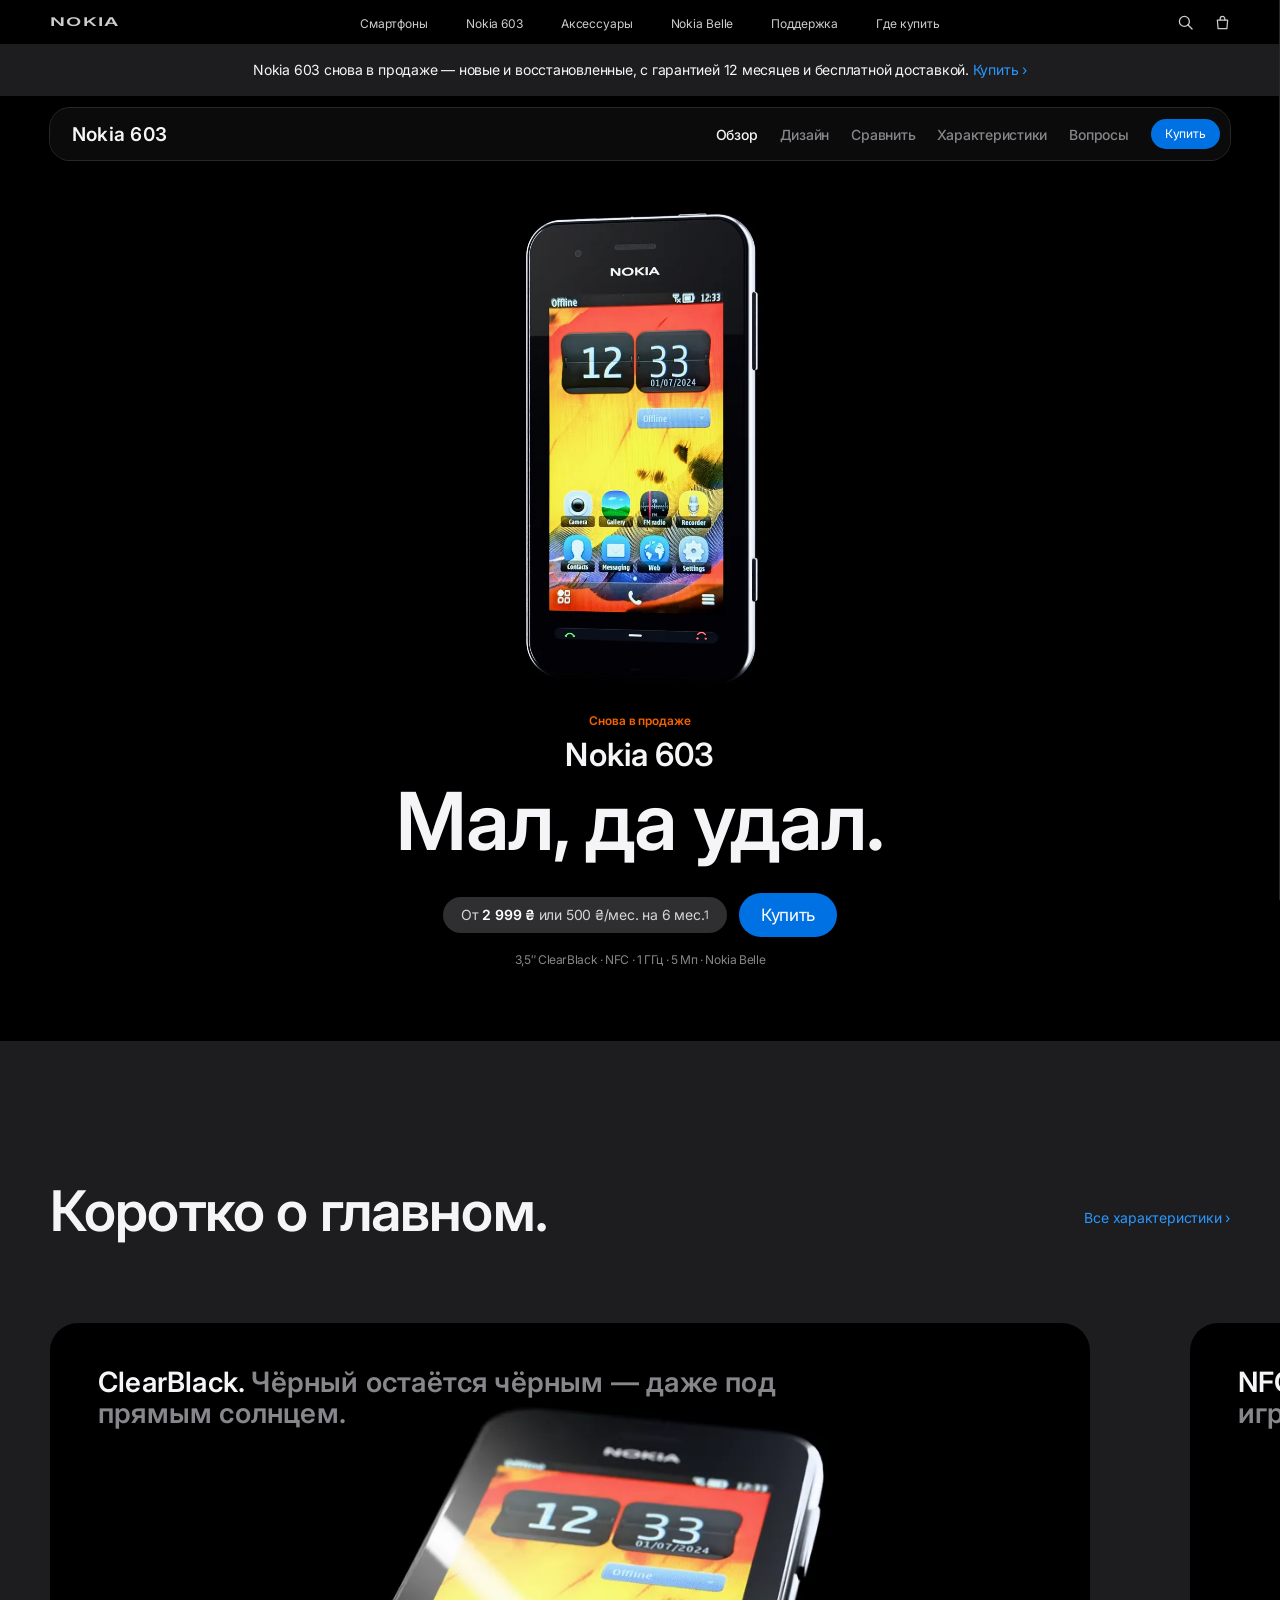
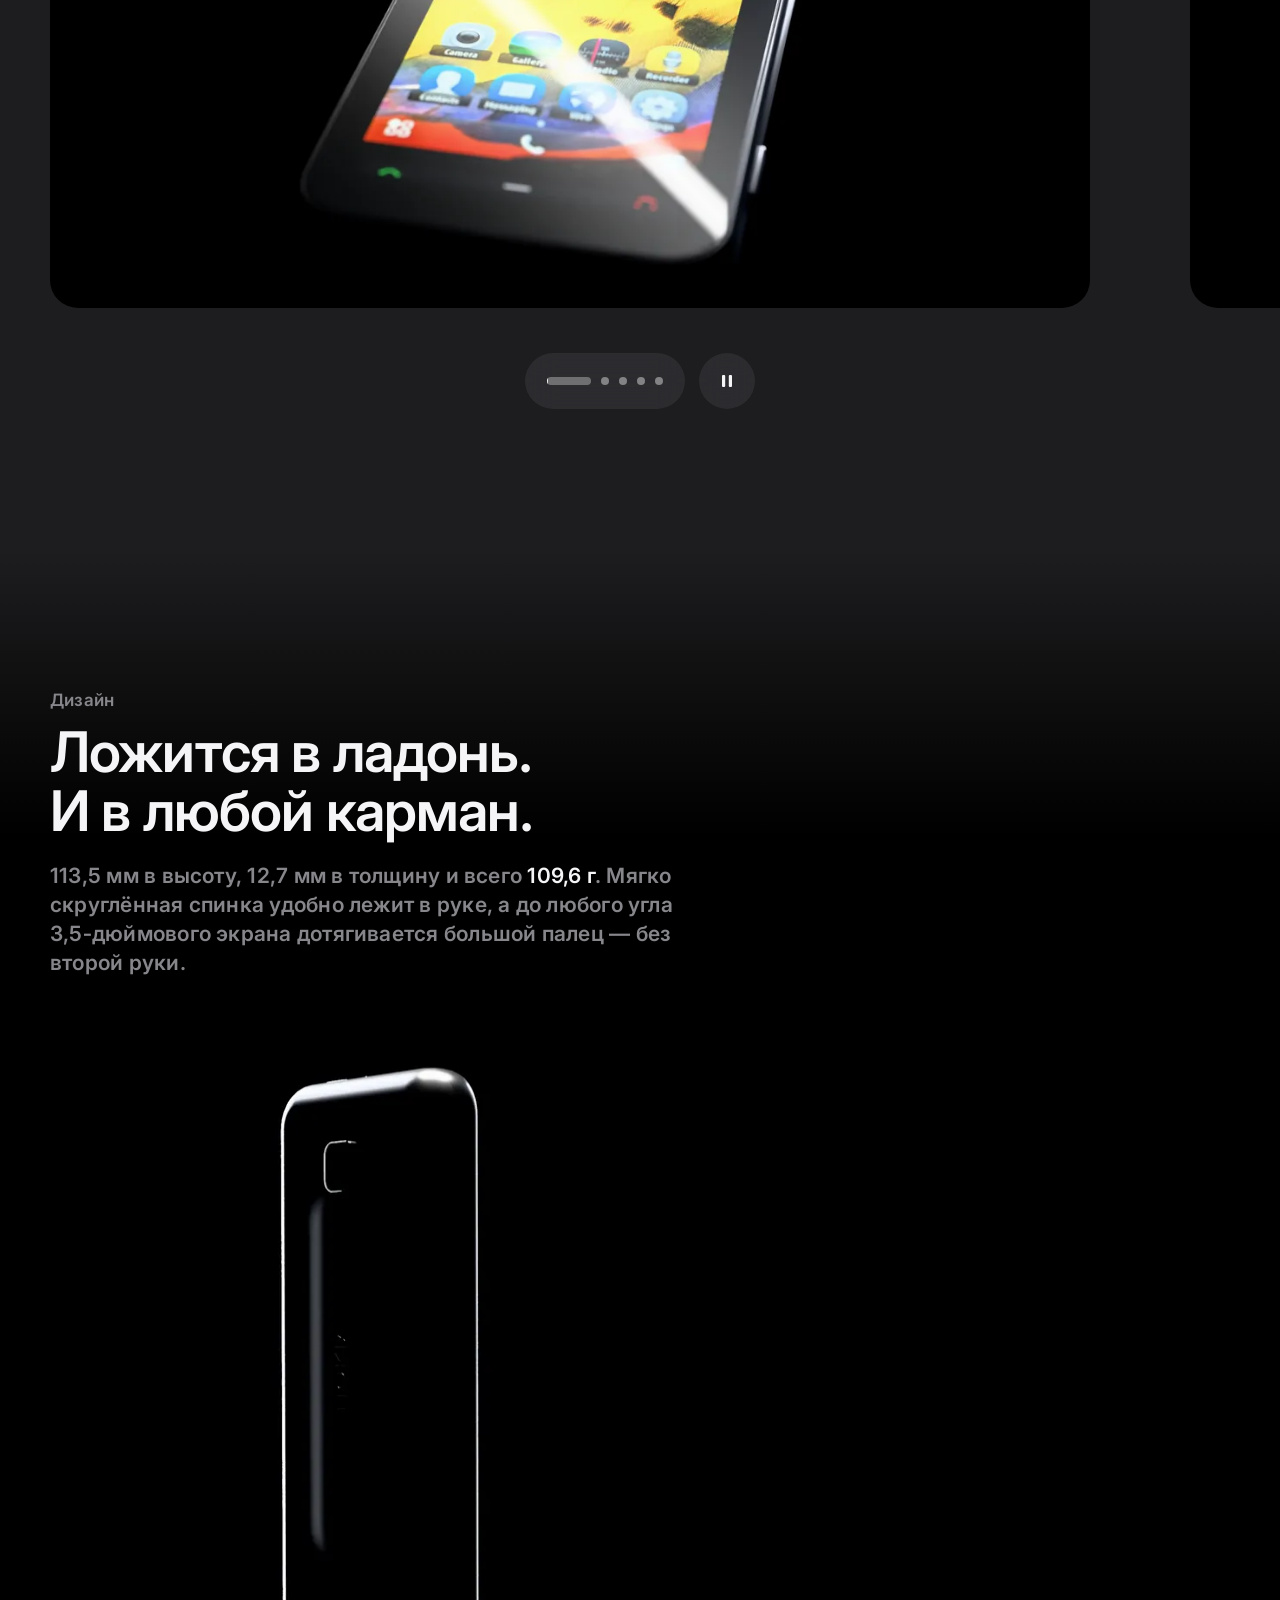
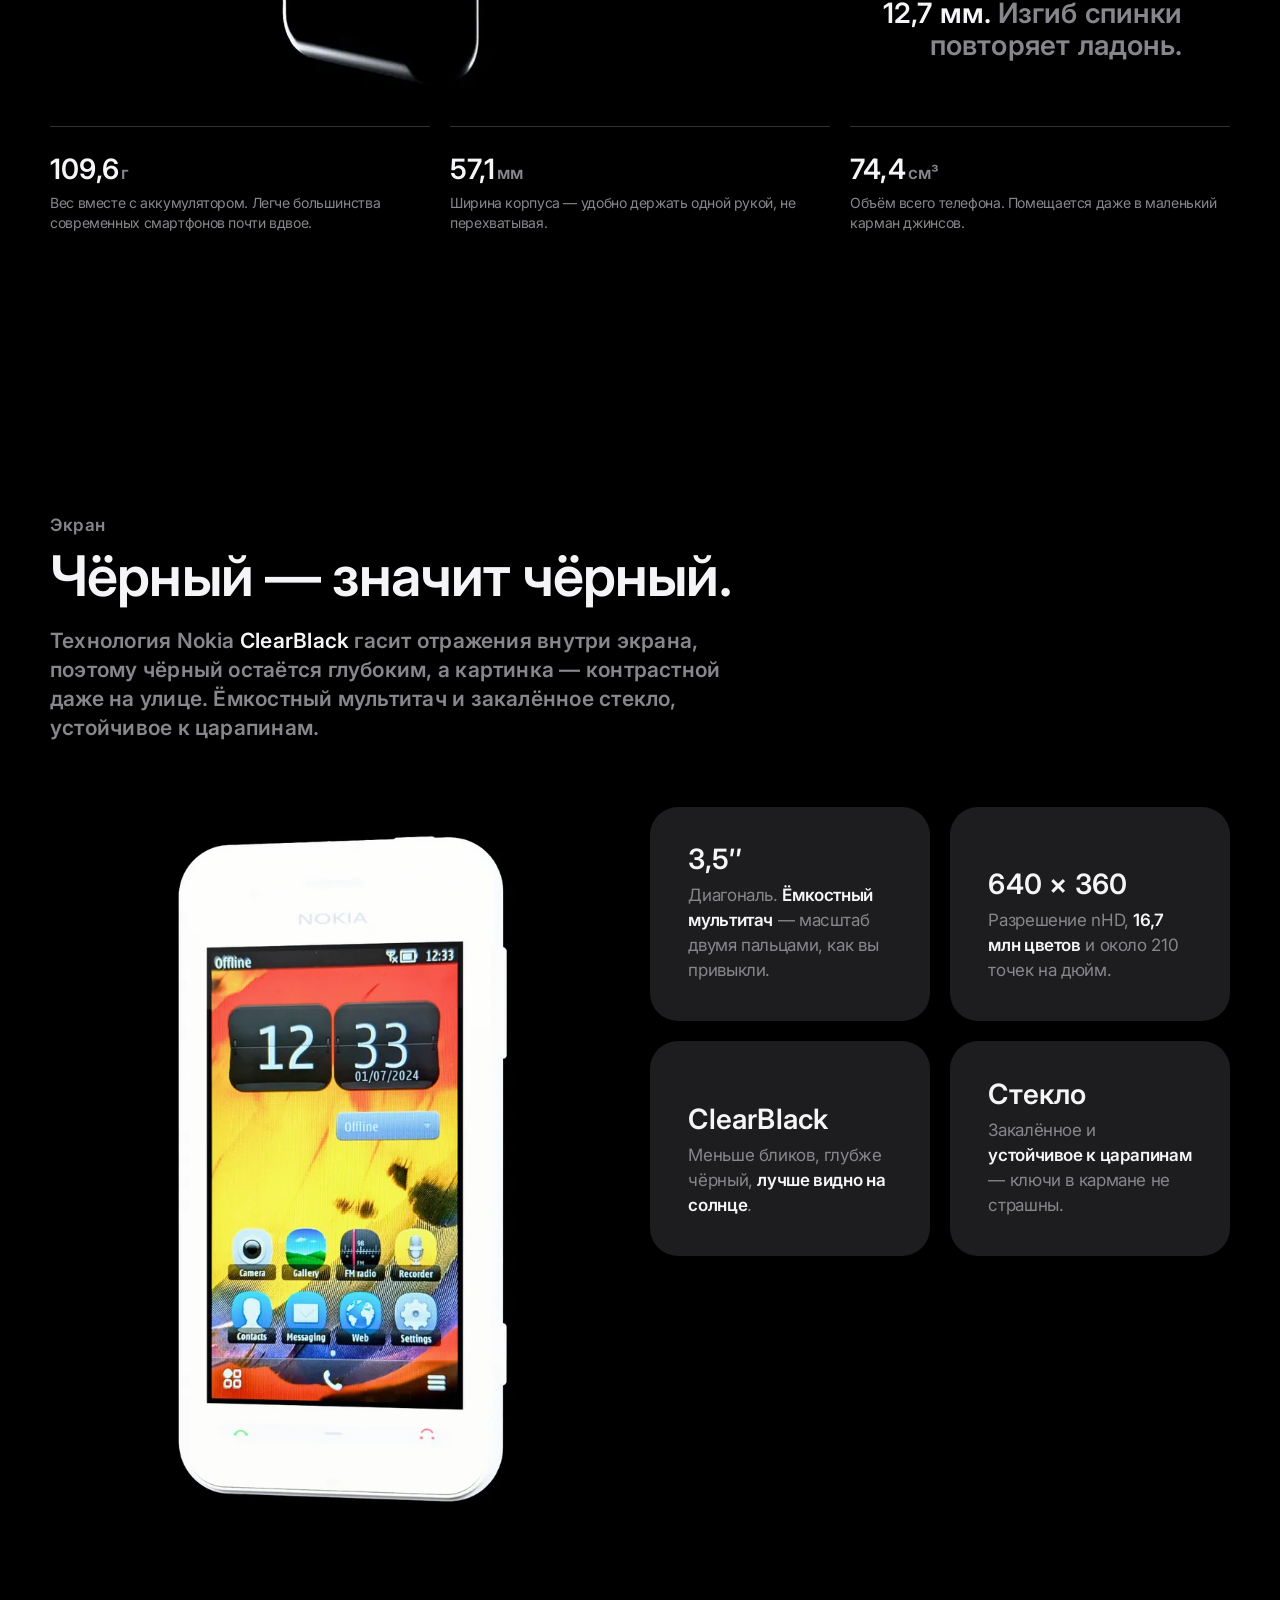
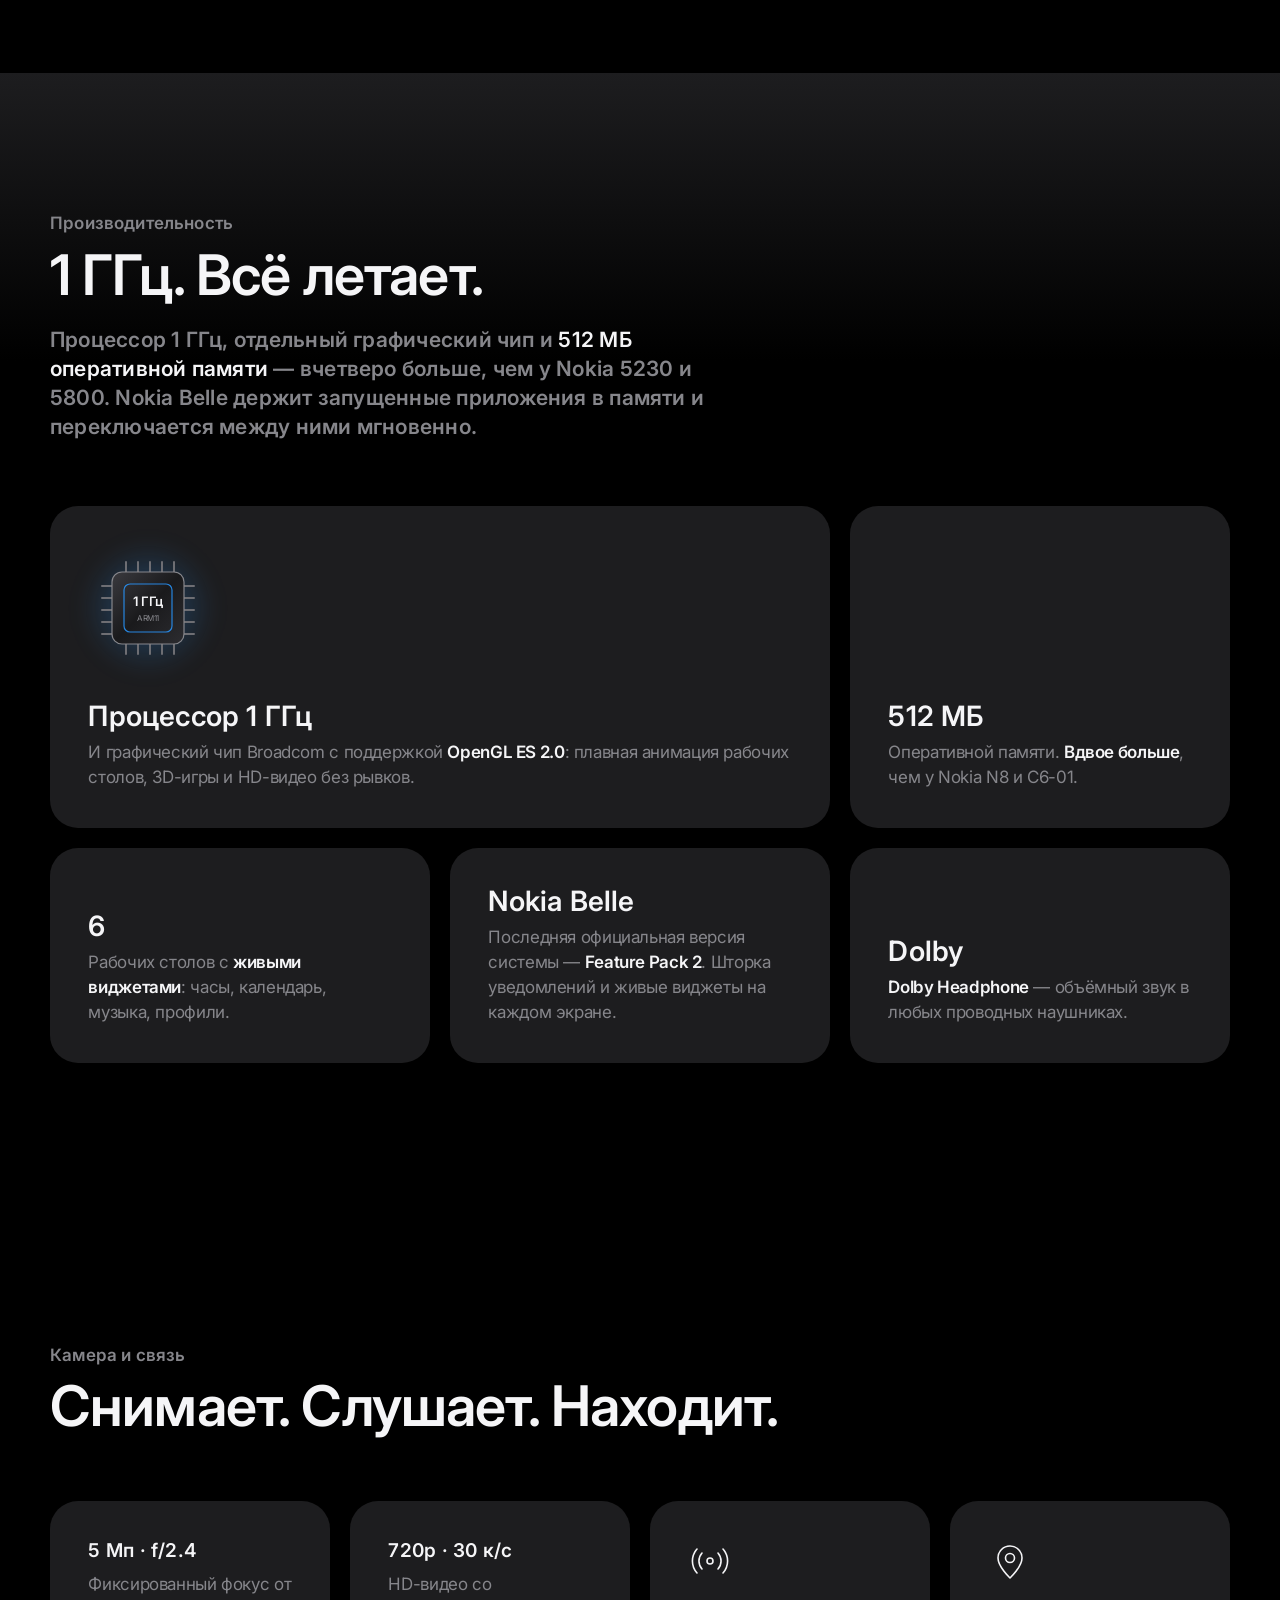
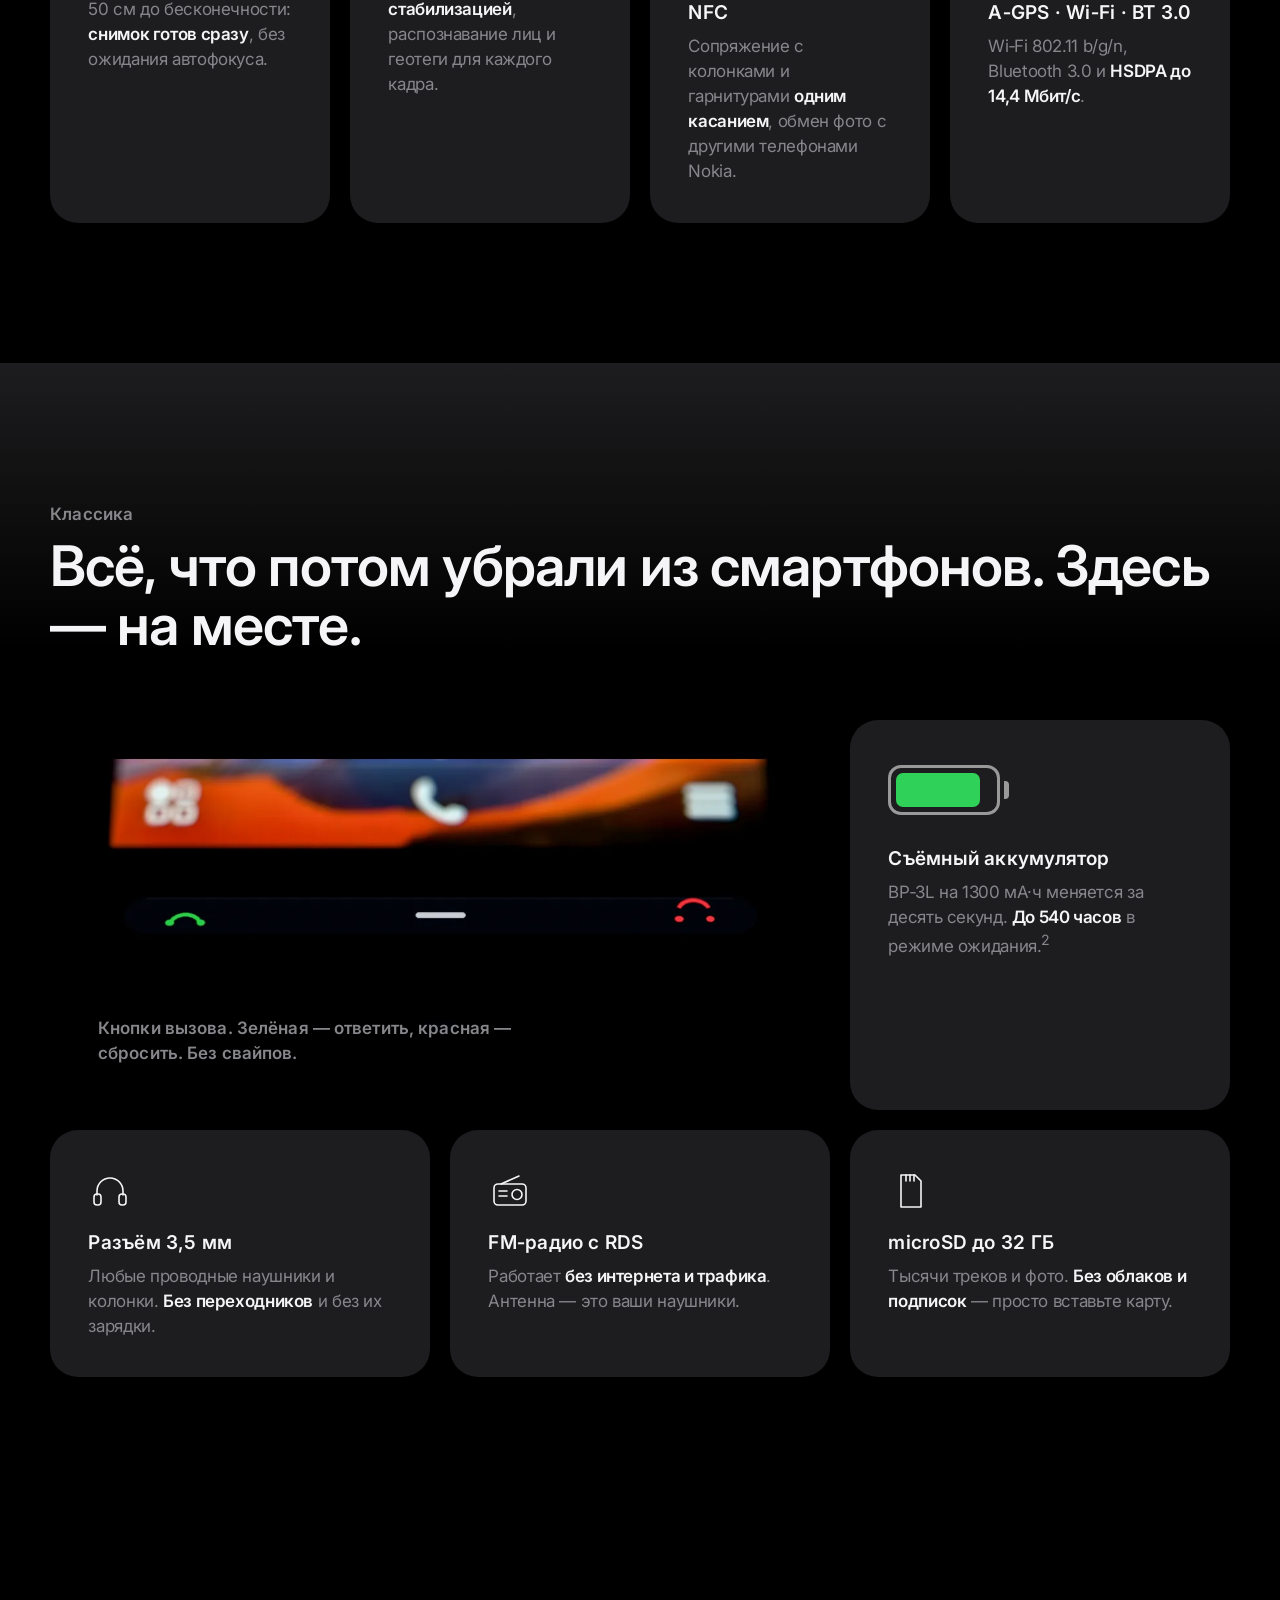
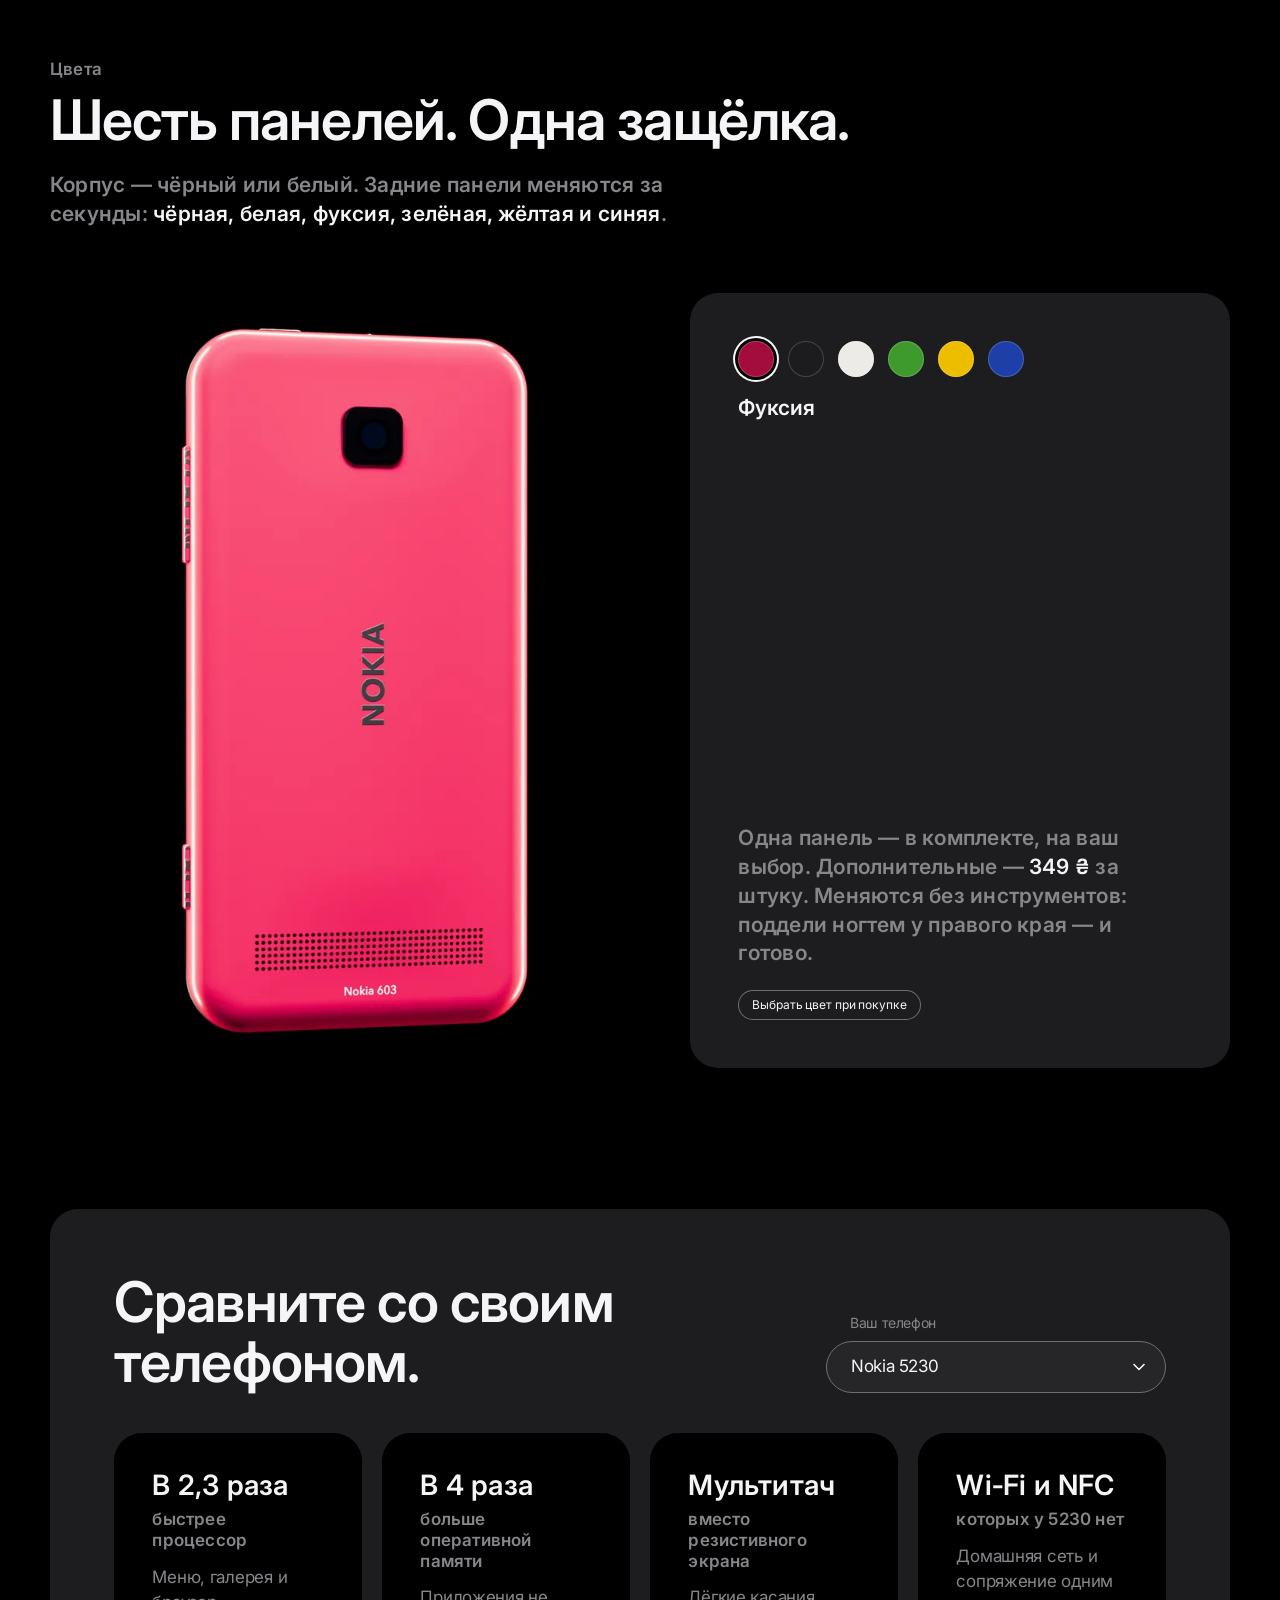
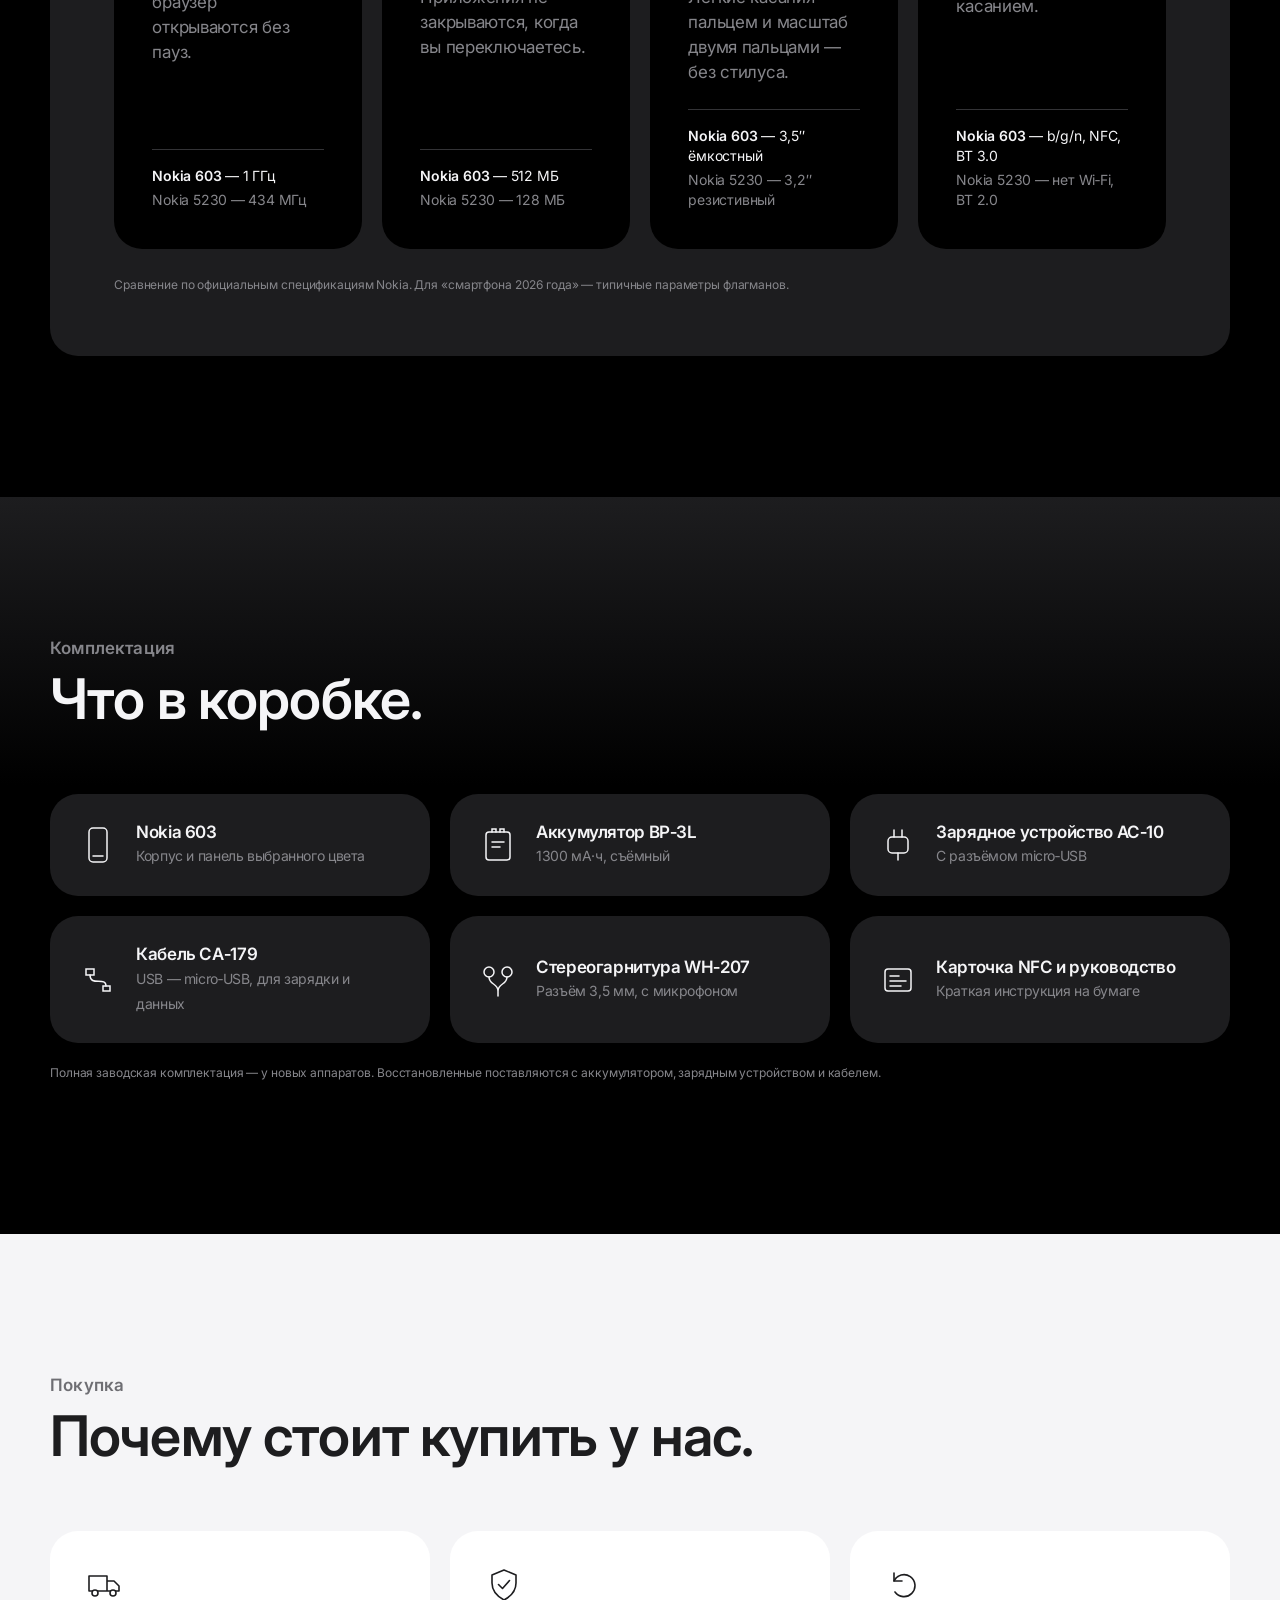
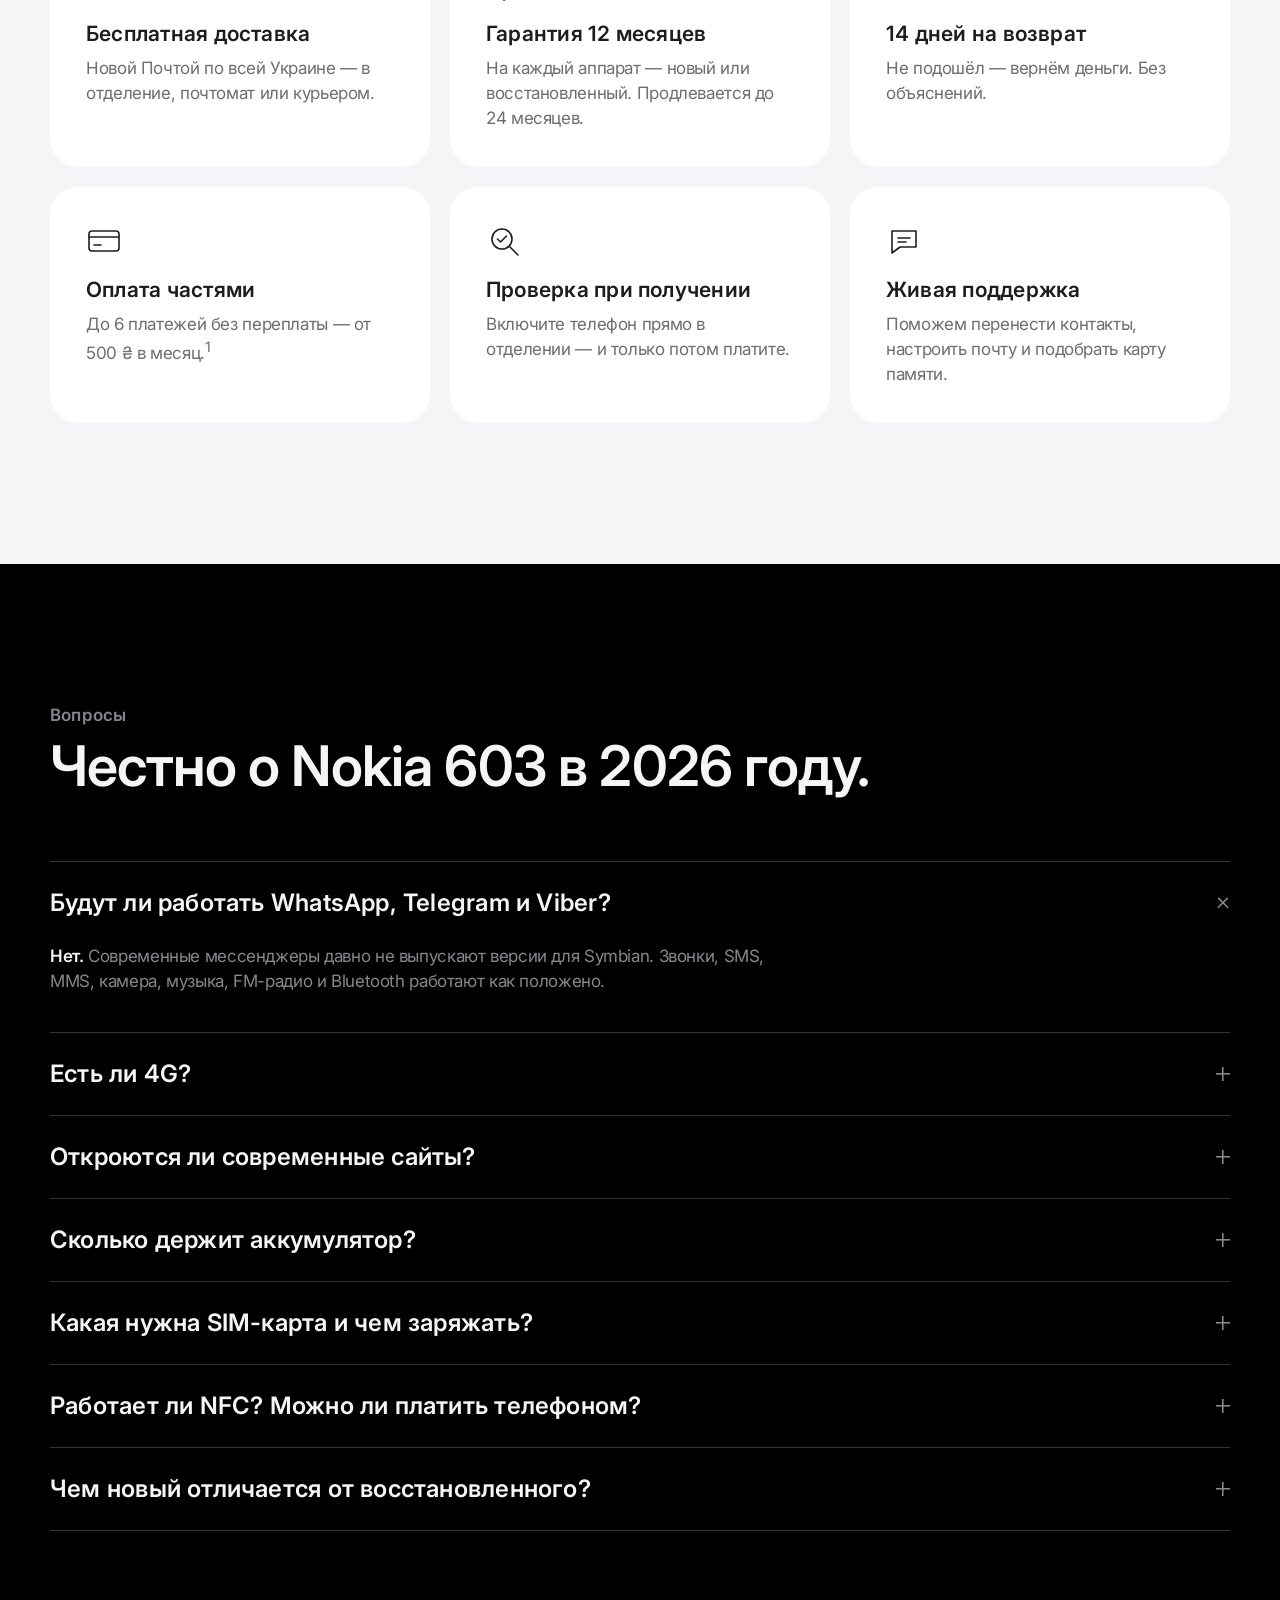
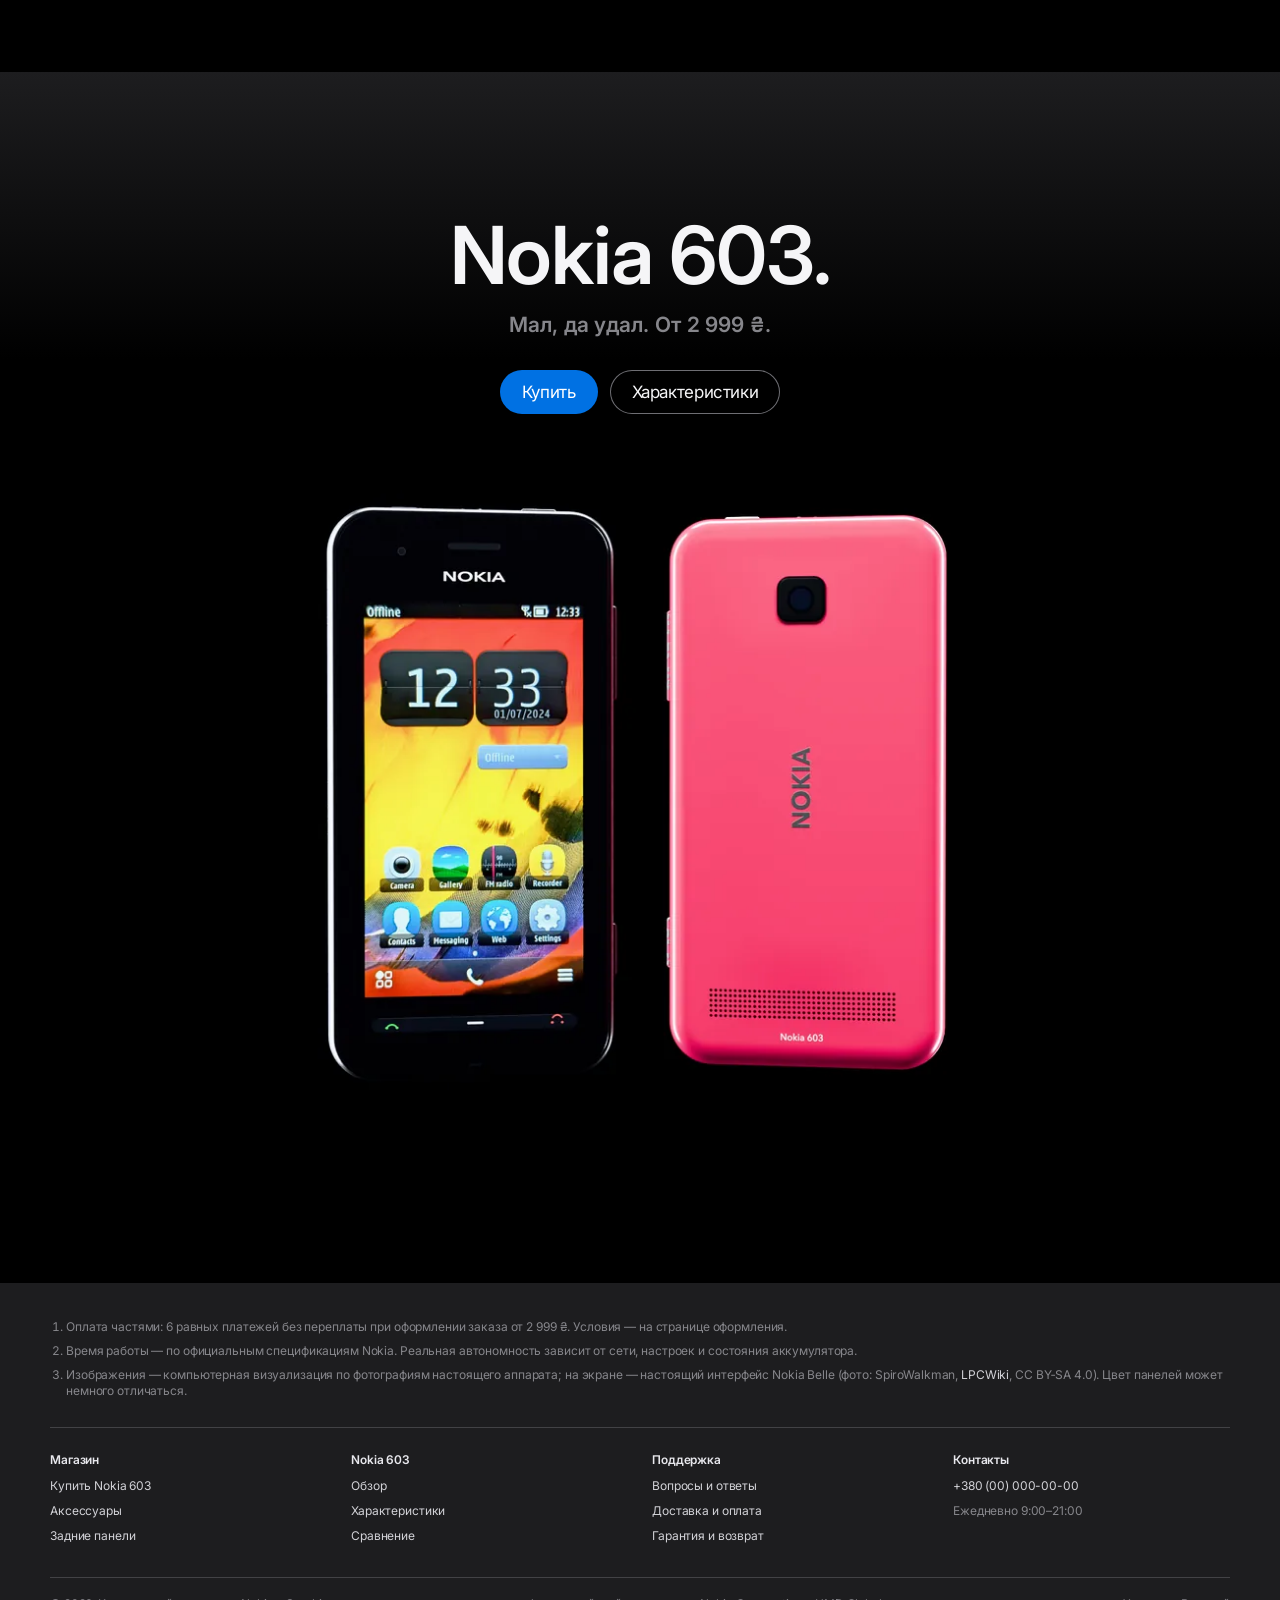
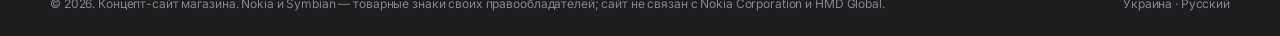
<file: index.html>
<!doctype html>
<html lang="ru">
<head>
  <meta charset="utf-8">
  <meta name="viewport" content="width=device-width, initial-scale=1, viewport-fit=cover">
  <title>Nokia 603 — купить. ClearBlack, NFC, 1 ГГц</title>
  <meta name="description" content="Nokia 603 на Nokia Belle: 3,5″ ClearBlack, NFC, 1 ГГц, 5 Мп, съёмный аккумулятор, FM-радио и разъём 3,5 мм. Новые и восстановленные, гарантия 12 месяцев, бесплатная доставка.">
  <meta name="theme-color" content="#000000">
  <meta property="og:type" content="product">
  <meta property="og:title" content="Nokia 603. Мал, да удал.">
  <meta property="og:description" content="3,5″ ClearBlack, NFC, 1 ГГц и всё, что потом убрали из смартфонов. От 2 999 ₴.">
  <meta property="og:image" content="https://mazamaka.github.io/nokia-603-site/assets/img/og.jpg">
  <meta property="og:url" content="https://mazamaka.github.io/nokia-603-site/">
  <link rel="canonical" href="https://mazamaka.github.io/nokia-603-site/">
  <link rel="icon" href="assets/img/favicon.svg" type="image/svg+xml">
  <link rel="preconnect" href="https://fonts.googleapis.com">
  <link rel="preconnect" href="https://fonts.gstatic.com" crossorigin>
  <link rel="stylesheet" href="https://fonts.googleapis.com/css2?family=Inter:wght@400;500;600&display=swap&subset=cyrillic">
  <link rel="stylesheet" href="assets/css/site.css?v=11">
  <link rel="preload" as="image" href="assets/img/hero-black.webp" imagesrcset="assets/img/hero-black-800.webp 800w, assets/img/hero-black.webp 1600w" imagesizes="(max-width: 734px) 92vw, 580px">
  <script type="application/ld+json">
  {
    "@context": "https://schema.org",
    "@type": "Product",
    "name": "Nokia 603",
    "brand": { "@type": "Brand", "name": "Nokia" },
    "description": "Смартфон на Nokia Belle: 3,5-дюймовый дисплей ClearBlack 640×360, NFC, процессор 1 ГГц, 512 МБ ОЗУ, камера 5 Мп, аккумулятор BP-3L 1300 мА·ч.",
    "image": ["https://mazamaka.github.io/nokia-603-site/assets/img/hero-black.webp", "https://mazamaka.github.io/nokia-603-site/assets/img/lineup.webp"],
    "color": "Чёрный, белый",
    "offers": { "@type": "AggregateOffer", "priceCurrency": "UAH", "lowPrice": "2999", "highPrice": "4499", "offerCount": "2", "availability": "https://schema.org/InStock" }
  }
  </script>
</head>
<body data-page="overview">
  <a class="visually-hidden" href="#main">Перейти к содержимому</a>

  <!-- global utility navigation -->
  <nav class="gnav" aria-label="Основная навигация">
    <div class="wrap">
      <a class="gnav__logo" href="index.html" aria-label="Nokia — на главную">
        <svg viewBox="0 0 120 20" aria-hidden="true"><text x="0" y="17" fill="currentColor" font-family="Avenir Next, Montserrat, Inter, Arial, sans-serif" font-weight="600" font-size="20" letter-spacing="1.5" textLength="118" lengthAdjust="spacingAndGlyphs">NOKIA</text></svg>
      </a>
      <ul class="gnav__links">
        <li><a href="index.html">Смартфоны</a></li>
        <li><a href="index.html" aria-current="page">Nokia 603</a></li>
        <li><a href="buy.html#addons">Аксессуары</a></li>
        <li><a href="index.html#belle">Nokia Belle</a></li>
        <li><a href="index.html#faq">Поддержка</a></li>
        <li><a href="buy.html">Где купить</a></li>
      </ul>
      <div class="gnav__tools">
        <a href="specs.html" aria-label="Поиск по характеристикам">
          <svg viewBox="0 0 16 16" fill="none" stroke="currentColor" stroke-width="1.4" stroke-linecap="round"><circle cx="6.8" cy="6.8" r="5.3"/><path d="M10.7 10.7L15 15"/></svg>
        </a>
        <button class="bag-btn" type="button" data-open-bag aria-label="Корзина">
          <svg viewBox="0 0 16 16" fill="none" stroke="currentColor" stroke-width="1.3" stroke-linejoin="round"><path d="M2.5 5.5h11l-.8 9h-9.4z"/><path d="M5.5 5.5V4a2.5 2.5 0 015 0v1.5"/></svg>
          <span class="bag-btn__count" data-bag-count hidden>0</span>
        </button>
      </div>
    </div>
  </nav>

  <!-- announcement strip -->
  <div class="ribbon">
    Nokia 603 снова в продаже — новые и восстановленные, с гарантией 12 месяцев и бесплатной доставкой. <a href="buy.html" class="link-arrow">Купить</a>
  </div>

  <!-- local product navigation -->
  <div class="lnav-slot">
    <nav class="lnav" aria-label="Nokia 603">
      <div class="lnav__title"><a href="index.html">Nokia 603</a></div>
      <div class="lnav__right">
        <ul class="lnav__links" id="lnav-links">
          <li><a href="index.html" aria-current="page">Обзор</a></li>
          <li><a href="#design">Дизайн</a></li>
          <li><a href="#compare">Сравнить</a></li>
          <li><a href="specs.html">Характеристики</a></li>
          <li><a href="#faq">Вопросы</a></li>
        </ul>
        <button class="lnav__toggle" type="button" aria-expanded="false" aria-controls="lnav-links" aria-label="Разделы">
          <svg viewBox="0 0 14 9" fill="none" stroke="currentColor" stroke-width="1.6" stroke-linecap="round" stroke-linejoin="round"><path d="M1 1.5l6 6 6-6"/></svg>
        </button>
        <a class="btn btn--buy" href="buy.html">Купить</a>
      </div>
    </nav>
  </div>

  <main id="main">
    <!-- hero product stage -->
    <section class="hero" aria-labelledby="hero-title">
      <div class="hero__media">
        <div class="hero__glow" aria-hidden="true"></div>
        <img src="assets/img/hero-black.webp" srcset="assets/img/hero-black-800.webp 800w, assets/img/hero-black.webp 1600w" sizes="(max-width: 734px) 92vw, 580px" width="1600" height="2000" alt="Nokia 603 в чёрном корпусе, на экране — рабочий стол Nokia Belle с часами 12:33" fetchpriority="high">
      </div>
      <div class="hero__copy wrap">
        <span class="new-marker new-marker--bright">Снова в продаже</span>
        <h1 class="t-hero-name" id="hero-title">Nokia 603</h1>
        <p class="t-display">Мал, да удал.</p>
        <div class="purchase">
          <span class="price-capsule">От&nbsp;<b>2&nbsp;999&nbsp;₴</b>&nbsp;или 500&nbsp;₴/мес. на 6&nbsp;мес.<sup>1</sup></span>
          <a class="btn btn--buy btn--lg" href="buy.html">Купить</a>
        </div>
        <p class="hero__note">3,5″ ClearBlack · NFC · 1 ГГц · 5 Мп · Nokia Belle</p>
      </div>
    </section>

    <!-- highlights -->
    <section class="section section--carbon-flat" aria-labelledby="hl-title">
      <div class="wrap section-head split">
        <h2 class="t-h2" id="hl-title">Коротко о главном.</h2>
        <p class="t-body" style="text-align:right"><a class="link-arrow" href="specs.html">Все характеристики</a></p>
      </div>
      <div class="hl" data-carousel>
        <div class="hl__track" tabindex="0" aria-label="Главные особенности, листайте в сторону">
          <figure class="hl__slide frame" data-slide>
            <img src="assets/img/display-1200.webp" srcset="assets/img/display-1200.webp 1200w, assets/img/display.webp 2400w" sizes="(max-width: 734px) 88vw, 1040px" width="2400" height="1350" alt="Nokia 603 лежит под углом, по стеклу проходит яркий блик, а экран остаётся контрастным" loading="lazy">
            <figcaption class="frame__caption"><p>ClearBlack. <span>Чёрный остаётся чёрным — даже под прямым солнцем.</span></p></figcaption>
          </figure>
          <figure class="hl__slide frame" data-slide>
            <img src="assets/img/nfc-1200.webp" srcset="assets/img/nfc-1200.webp 1200w, assets/img/nfc.webp 2400w" sizes="(max-width: 734px) 88vw, 1040px" width="2400" height="1350" alt="Nokia 603 касается колонки, от точки касания расходятся световые кольца NFC" loading="lazy">
            <figcaption class="frame__caption"><p>NFC. <span>Приложили к колонке — и музыка уже играет.</span></p></figcaption>
          </figure>
          <figure class="hl__slide frame" data-slide>
            <img src="assets/img/camera-1200.webp" srcset="assets/img/camera-1200.webp 1200w, assets/img/camera.webp 2400w" sizes="(max-width: 734px) 88vw, 1040px" width="2400" height="1350" alt="Модуль камеры 5 Мп на задней панели цвета фуксия крупным планом" loading="lazy">
            <figcaption class="frame__caption"><p>5 Мп и видео 720p. <span>Фокус не нужно ждать — снимок готов сразу.</span></p></figcaption>
          </figure>
          <figure class="hl__slide frame" data-slide>
            <img src="assets/img/lineup-1200.webp" srcset="assets/img/lineup-1200.webp 1200w, assets/img/lineup.webp 2400w" sizes="(max-width: 734px) 88vw, 1040px" width="2400" height="1350" alt="Шесть Nokia 603 с задними панелями: чёрной, белой, фуксия, зелёной, жёлтой и синей" loading="lazy">
            <figcaption class="frame__caption frame__caption--bottom"><p>Шесть цветов. <span>Сменили панель — и у вас новый телефон.</span></p></figcaption>
          </figure>
          <figure class="hl__slide frame" data-slide>
            <img src="assets/img/ports-1200.webp" srcset="assets/img/ports-1200.webp 1200w, assets/img/ports.webp 2400w" sizes="(max-width: 734px) 88vw, 1040px" width="2400" height="1350" alt="Верхний торец Nokia 603: разъём micro-USB, гнездо 3,5 мм и клавиша блокировки" loading="lazy">
            <figcaption class="frame__caption frame__caption--bottom"><p>Разъём 3,5 мм. <span>Любые проводные наушники. Без переходников.</span></p></figcaption>
          </figure>
        </div>
        <div class="hl__controls">
          <div class="hl__dots" role="tablist" aria-label="Слайды" data-dots></div>
          <button class="hl__play" type="button" data-play aria-label="Пауза">
            <svg viewBox="0 0 18 18" fill="currentColor" data-icon-pause><rect x="4" y="3" width="3.2" height="12" rx="1"/><rect x="10.8" y="3" width="3.2" height="12" rx="1"/></svg>
            <svg viewBox="0 0 18 18" fill="currentColor" data-icon-play hidden><path d="M5 3.2v11.6c0 .6.7 1 1.2.7l9.2-5.8c.5-.3.5-1.1 0-1.4L6.2 2.5c-.5-.3-1.2.1-1.2.7z"/></svg>
          </button>
        </div>
      </div>
    </section>

    <!-- design -->
    <section class="section section--carbon" id="design" aria-labelledby="design-title">
      <div class="wrap">
        <div class="section-head reveal">
          <p class="eyebrow">Дизайн</p>
          <h2 class="t-h2" id="design-title">Ложится в ладонь.<br>И в любой карман.</h2>
          <p class="t-lead">113,5 мм в высоту, 12,7 мм в толщину и всего <strong>109,6 г</strong>. Мягко скруглённая спинка удобно лежит в руке, а до любого угла 3,5‑дюймового экрана дотягивается большой палец — без второй руки.</p>
        </div>
        <figure class="frame ratio-16x9 frame--mobile-tall reveal" style="margin:0">
          <img src="assets/img/profile-1200.webp" srcset="assets/img/profile-1200.webp 1200w, assets/img/profile.webp 2400w" sizes="(max-width: 1180px) 100vw, 1180px" width="2400" height="1350" alt="Nokia 603 в профиль: тонкий изогнутый корпус очерчен контровым светом" loading="lazy">
          <figcaption class="frame__caption frame__caption--bottom" style="left:auto; right:clamp(22px,4vw,48px); text-align:right"><p>12,7 мм. <span>Изгиб спинки<br>повторяет ладонь.</span></p></figcaption>
        </figure>
        <div class="stats">
          <div class="stat reveal"><span class="t-stat">109,6<small>г</small></span><p>Вес вместе с аккумулятором. Легче большинства современных смартфонов почти вдвое.</p></div>
          <div class="stat reveal reveal-d1"><span class="t-stat">57,1<small>мм</small></span><p>Ширина корпуса — удобно держать одной рукой, не перехватывая.</p></div>
          <div class="stat reveal reveal-d2"><span class="t-stat">74,4<small>см³</small></span><p>Объём всего телефона. Помещается даже в маленький карман джинсов.</p></div>
        </div>
      </div>
    </section>

    <!-- display -->
    <section class="section" id="display" aria-labelledby="display-title">
      <div class="wrap">
        <div class="section-head reveal">
          <p class="eyebrow">Экран</p>
          <h2 class="t-h2" id="display-title">Чёрный — значит чёрный.</h2>
          <p class="t-lead">Технология Nokia <strong>ClearBlack</strong> гасит отражения внутри экрана, поэтому чёрный остаётся глубоким, а картинка — контрастной даже на улице. Ёмкостный мультитач и закалённое стекло, устойчивое к царапинам.</p>
        </div>
        <div class="grid grid--2">
          <figure class="tile tile--media tile--row2 reveal" style="margin:0; aspect-ratio:4/5">
            <img src="assets/img/hero-white-800.webp" srcset="assets/img/hero-white-800.webp 800w, assets/img/hero-white.webp 1600w" sizes="(max-width: 734px) 100vw, 580px" width="1600" height="2000" alt="Nokia 603 в белом корпусе, на экране — рабочий стол Nokia Belle" loading="lazy">
          </figure>
          <div class="grid grid--2" style="align-content:stretch">
            <div class="tile reveal"><span class="t-stat">3,5″</span><p>Диагональ. <strong>Ёмкостный мультитач</strong> — масштаб двумя пальцами, как вы привыкли.</p></div>
            <div class="tile reveal reveal-d1"><span class="t-stat">640 × 360</span><p>Разрешение nHD, <strong>16,7 млн цветов</strong> и около 210 точек на дюйм.</p></div>
            <div class="tile reveal reveal-d2"><span class="t-stat">ClearBlack</span><p>Меньше бликов, глубже чёрный, <strong>лучше видно на солнце</strong>.</p></div>
            <div class="tile reveal reveal-d3"><span class="t-stat">Стекло</span><p>Закалённое и <strong>устойчивое к царапинам</strong> — ключи в кармане не страшны.</p></div>
          </div>
        </div>
      </div>
    </section>

    <!-- performance & Nokia Belle -->
    <section class="section section--carbon" id="belle" aria-labelledby="belle-title">
      <div class="wrap">
        <div class="section-head reveal">
          <p class="eyebrow">Производительность</p>
          <h2 class="t-h2" id="belle-title">1 ГГц. Всё летает.</h2>
          <p class="t-lead">Процессор 1 ГГц, отдельный графический чип и <strong>512 МБ оперативной памяти</strong> — вчетверо больше, чем у Nokia 5230 и 5800. Nokia Belle держит запущенные приложения в памяти и переключается между ними мгновенно.</p>
        </div>
        <div class="grid grid--3">
          <div class="tile tile--span2 reveal">
            <div class="chip-visual" aria-hidden="true">
              <svg viewBox="0 0 120 120" fill="none">
                <defs><linearGradient id="chipg" x1="0" y1="0" x2="1" y2="1"><stop offset="0" stop-color="#3a3a3f"/><stop offset=".5" stop-color="#1a1a1c"/><stop offset="1" stop-color="#2c2c30"/></linearGradient></defs>
                <g stroke="#6e6e73" stroke-width="2" stroke-linecap="round">
                  <path d="M38 14v10M50 14v10M62 14v10M74 14v10M86 14v10M38 96v10M50 96v10M62 96v10M74 96v10M86 96v10M14 38h10M14 50h10M14 62h10M14 74h10M14 86h10M96 38h10M96 50h10M96 62h10M96 74h10M96 86h10"/>
                </g>
                <rect x="24" y="24" width="72" height="72" rx="10" fill="url(#chipg)" stroke="#86868b" stroke-width="1.2"/>
                <rect x="36" y="36" width="48" height="48" rx="6" stroke="#2997ff" stroke-width="1.2" opacity=".85"/>
                <text x="60" y="58" text-anchor="middle" fill="#f5f5f7" font-family="-apple-system, Inter, sans-serif" font-weight="600" font-size="13">1 ГГц</text>
                <text x="60" y="73" text-anchor="middle" fill="#86868b" font-family="-apple-system, Inter, sans-serif" font-size="8">ARM11</text>
              </svg>
            </div>
            <span class="t-stat">Процессор 1 ГГц</span>
            <p>И графический чип Broadcom с поддержкой <strong>OpenGL ES 2.0</strong>: плавная анимация рабочих столов, 3D-игры и HD-видео без рывков.</p>
          </div>
          <div class="tile reveal reveal-d1"><span class="t-stat">512 МБ</span><p>Оперативной памяти. <strong>Вдвое больше</strong>, чем у Nokia N8 и C6-01.</p></div>
          <div class="tile reveal"><span class="t-stat">6</span><p>Рабочих столов с <strong>живыми виджетами</strong>: часы, календарь, музыка, профили.</p></div>
          <div class="tile reveal reveal-d1"><span class="t-stat">Nokia Belle</span><p>Последняя официальная версия системы — <strong>Feature Pack 2</strong>. Шторка уведомлений и живые виджеты на каждом экране.</p></div>
          <div class="tile reveal reveal-d2"><span class="t-stat">Dolby</span><p><strong>Dolby Headphone</strong> — объёмный звук в любых проводных наушниках.</p></div>
        </div>
      </div>
    </section>

    <!-- camera & connectivity -->
    <section class="section" aria-labelledby="more-title">
      <div class="wrap">
        <div class="section-head reveal">
          <p class="eyebrow">Камера и связь</p>
          <h2 class="t-h2" id="more-title">Снимает. Слушает. Находит.</h2>
        </div>
        <div class="grid grid--4">
          <div class="tile reveal"><span class="t-label yellow">5 Мп · f/2.4</span><p>Фиксированный фокус от 50 см до бесконечности: <strong>снимок готов сразу</strong>, без ожидания автофокуса.</p></div>
          <div class="tile reveal reveal-d1"><span class="t-label yellow">720p · 30 к/с</span><p>HD-видео со <strong>стабилизацией</strong>, распознавание лиц и геотеги для каждого кадра.</p></div>
          <div class="tile reveal reveal-d2">
            <div class="tile__icon" aria-hidden="true"><svg viewBox="0 0 44 44" fill="none" stroke="currentColor" stroke-width="1.6" stroke-linecap="round"><path d="M14 30a12 12 0 010-16M9 34a18 18 0 010-24M30 14a12 12 0 010 16M35 10a18 18 0 010 24"/><circle cx="22" cy="22" r="3"/></svg></div>
            <span class="t-label">NFC</span><p>Сопряжение с колонками и гарнитурами <strong>одним касанием</strong>, обмен фото с другими телефонами Nokia.</p>
          </div>
          <div class="tile reveal reveal-d3">
            <div class="tile__icon" aria-hidden="true"><svg viewBox="0 0 44 44" fill="none" stroke="currentColor" stroke-width="1.6" stroke-linecap="round" stroke-linejoin="round"><path d="M22 39s12-11.3 12-20a12 12 0 00-24 0c0 8.7 12 20 12 20z"/><circle cx="22" cy="19" r="4.5"/></svg></div>
            <span class="t-label">A‑GPS · Wi‑Fi · BT 3.0</span><p>Wi‑Fi 802.11 b/g/n, Bluetooth 3.0 и <strong>HSDPA до 14,4 Мбит/с</strong>.</p>
          </div>
        </div>
      </div>
    </section>

    <!-- classics -->
    <section class="section section--carbon" id="classic" aria-labelledby="classic-title">
      <div class="wrap">
        <div class="section-head reveal">
          <p class="eyebrow">Классика</p>
          <h2 class="t-h2" id="classic-title">Всё, что потом убрали из смартфонов. Здесь — на месте.</h2>
        </div>
        <div class="grid grid--3">
          <figure class="tile tile--media tile--span2 reveal" style="margin:0; aspect-ratio:2/1">
            <img src="assets/img/keys-1200.webp" srcset="assets/img/keys-1200.webp 1200w, assets/img/keys.webp 2400w" sizes="(max-width: 734px) 100vw, 780px" width="2400" height="960" alt="Клавиши под экраном Nokia 603: зелёная — вызов, серебристая — меню, красная — отбой" loading="lazy">
            <figcaption class="frame__caption frame__caption--bottom"><p>Кнопки вызова. <span>Зелёная — ответить, красная — сбросить. Без свайпов.</span></p></figcaption>
          </figure>
          <div class="tile reveal reveal-d1">
            <div class="battery-visual" aria-hidden="true"><div class="battery-visual__body"><div class="battery-visual__fill"></div></div><div class="battery-visual__cap"></div></div>
            <span class="t-label">Съёмный аккумулятор</span>
            <p>BP‑3L на 1300 мА·ч меняется за десять секунд. <strong>До 540 часов</strong> в режиме ожидания.<sup>2</sup></p>
          </div>
          <div class="tile reveal">
            <div class="tile__icon" aria-hidden="true"><svg viewBox="0 0 44 44" fill="none" stroke="currentColor" stroke-width="1.6" stroke-linecap="round" stroke-linejoin="round"><path d="M9 26v-4a13 13 0 0126 0v4"/><rect x="6" y="25" width="7" height="11" rx="3"/><rect x="31" y="25" width="7" height="11" rx="3"/></svg></div>
            <span class="t-label">Разъём 3,5 мм</span><p>Любые проводные наушники и колонки. <strong>Без переходников</strong> и без их зарядки.</p>
          </div>
          <div class="tile reveal reveal-d1">
            <div class="tile__icon" aria-hidden="true"><svg viewBox="0 0 44 44" fill="none" stroke="currentColor" stroke-width="1.6" stroke-linecap="round" stroke-linejoin="round"><rect x="6" y="15" width="32" height="21" rx="4"/><path d="M13 15L31 7"/><circle cx="29" cy="25.5" r="5"/><path d="M11 22h8M11 27h8"/></svg></div>
            <span class="t-label">FM‑радио с RDS</span><p>Работает <strong>без интернета и трафика</strong>. Антенна — это ваши наушники.</p>
          </div>
          <div class="tile reveal reveal-d2">
            <div class="tile__icon" aria-hidden="true"><svg viewBox="0 0 44 44" fill="none" stroke="currentColor" stroke-width="1.6" stroke-linejoin="round"><path d="M13 6h14l6 6v26H13z"/><path d="M18 6v6M22 6v6M26 6v6" stroke-linecap="round"/></svg></div>
            <span class="t-label">microSD до 32 ГБ</span><p>Тысячи треков и фото. <strong>Без облаков и подписок</strong> — просто вставьте карту.</p>
          </div>
        </div>
      </div>
    </section>

    <!-- colours -->
    <section class="section" id="colors" aria-labelledby="colors-title">
      <div class="wrap">
        <div class="section-head reveal">
          <p class="eyebrow">Цвета</p>
          <h2 class="t-h2" id="colors-title">Шесть панелей. Одна защёлка.</h2>
          <p class="t-lead">Корпус — чёрный или белый. Задние панели меняются за секунды: <strong>чёрная, белая, фуксия, зелёная, жёлтая и синяя</strong>.</p>
        </div>
        <div class="colors reveal" data-colors>
          <div class="colors__stage">
            <img class="is-active" data-color-img="fuchsia" src="assets/img/back-fuchsia-800.webp" srcset="assets/img/back-fuchsia-800.webp 800w, assets/img/back-fuchsia.webp 1600w" sizes="(max-width: 900px) 100vw, 620px" alt="Nokia 603 с задней панелью цвета фуксия" loading="lazy">
            <img data-color-img="black" src="assets/img/back-black-800.webp" srcset="assets/img/back-black-800.webp 800w, assets/img/back-black.webp 1600w" sizes="(max-width: 900px) 100vw, 620px" alt="Nokia 603 с чёрной задней панелью" loading="lazy">
            <img data-color-img="white" src="assets/img/back-white-800.webp" srcset="assets/img/back-white-800.webp 800w, assets/img/back-white.webp 1600w" sizes="(max-width: 900px) 100vw, 620px" alt="Nokia 603 с белой задней панелью" loading="lazy">
            <img data-color-img="green" src="assets/img/back-green-800.webp" srcset="assets/img/back-green-800.webp 800w, assets/img/back-green.webp 1600w" sizes="(max-width: 900px) 100vw, 620px" alt="Nokia 603 с зелёной задней панелью" loading="lazy">
            <img data-color-img="yellow" src="assets/img/back-yellow-800.webp" srcset="assets/img/back-yellow-800.webp 800w, assets/img/back-yellow.webp 1600w" sizes="(max-width: 900px) 100vw, 620px" alt="Nokia 603 с жёлтой задней панелью" loading="lazy">
            <img data-color-img="blue" src="assets/img/back-blue-800.webp" srcset="assets/img/back-blue-800.webp 800w, assets/img/back-blue.webp 1600w" sizes="(max-width: 900px) 100vw, 620px" alt="Nokia 603 с синей задней панелью" loading="lazy">
          </div>
          <div class="colors__panel">
            <div>
              <div class="swatches" role="radiogroup" aria-label="Цвет задней панели">
                <button class="swatch" style="--c:#a30d3d" role="radio" aria-checked="true" data-color="fuchsia" data-name="Фуксия" aria-label="Фуксия"></button>
                <button class="swatch" style="--c:#1c1c1e" role="radio" aria-checked="false" data-color="black" data-name="Чёрный" aria-label="Чёрный"></button>
                <button class="swatch" style="--c:#ecebe8" role="radio" aria-checked="false" data-color="white" data-name="Белый" aria-label="Белый"></button>
                <button class="swatch" style="--c:#3e9a2c" role="radio" aria-checked="false" data-color="green" data-name="Зелёный" aria-label="Зелёный"></button>
                <button class="swatch" style="--c:#edbe00" role="radio" aria-checked="false" data-color="yellow" data-name="Жёлтый" aria-label="Жёлтый"></button>
                <button class="swatch" style="--c:#1f3fa8" role="radio" aria-checked="false" data-color="blue" data-name="Синий" aria-label="Синий"></button>
              </div>
              <p class="colors__name" data-color-name aria-live="polite">Фуксия</p>
            </div>
            <div>
              <p class="t-lead" style="margin:0 0 22px">Одна панель — в комплекте, на ваш выбор. Дополнительные — <strong>349&nbsp;₴</strong> за штуку. Меняются без инструментов: поддели ногтем у правого края — и готово.</p>
              <a class="btn btn--outline" href="buy.html#cover">Выбрать цвет при покупке</a>
            </div>
          </div>
        </div>
      </div>
    </section>

    <!-- upgrade comparison panel -->
    <section class="section" id="compare" aria-labelledby="compare-title" style="padding-top:0">
      <div class="wrap">
        <div class="compare reveal" data-compare>
          <div class="compare__head">
            <h2 class="t-h2" id="compare-title">Сравните со своим телефоном.</h2>
            <div class="selector">
              <label for="compare-select">Ваш телефон</label>
              <select id="compare-select" data-compare-select>
                <option value="n5230">Nokia 5230</option>
                <option value="n5800">Nokia 5800 XpressMusic</option>
                <option value="c503">Nokia C5-03</option>
                <option value="c601">Nokia C6-01</option>
                <option value="n8">Nokia N8</option>
                <option value="modern">Смартфон 2026 года</option>
              </select>
            </div>
          </div>
          <div class="grid grid--4 compare__grid" data-compare-grid aria-live="polite"></div>
          <p class="t-small muted" style="margin:28px 0 0">Сравнение по официальным спецификациям Nokia. Для «смартфона 2026 года» — типичные параметры флагманов.</p>
        </div>
      </div>
    </section>

    <!-- in the box -->
    <section class="section section--carbon" aria-labelledby="box-title">
      <div class="wrap">
        <div class="section-head reveal">
          <p class="eyebrow">Комплектация</p>
          <h2 class="t-h2" id="box-title">Что в коробке.</h2>
        </div>
        <ul class="box-list">
          <li class="reveal"><svg viewBox="0 0 40 40" fill="none" stroke="currentColor" stroke-width="1.5"><rect x="11" y="3" width="18" height="34" rx="4"/><path d="M15 31h10" stroke-linecap="round"/></svg><div><b>Nokia 603</b><span>Корпус и панель выбранного цвета</span></div></li>
          <li class="reveal reveal-d1"><svg viewBox="0 0 40 40" fill="none" stroke="currentColor" stroke-width="1.5"><rect x="8" y="7" width="24" height="28" rx="3"/><path d="M14 7V4h4v3M22 7V4h4v3M14 17h12M14 22h8" stroke-linecap="round"/></svg><div><b>Аккумулятор BP‑3L</b><span>1300 мА·ч, съёмный</span></div></li>
          <li class="reveal reveal-d2"><svg viewBox="0 0 40 40" fill="none" stroke="currentColor" stroke-width="1.5" stroke-linejoin="round"><rect x="10" y="12" width="20" height="16" rx="4"/><path d="M16 12V5M24 12V5M20 28v7" stroke-linecap="round"/></svg><div><b>Зарядное устройство AC‑10</b><span>С разъёмом micro‑USB</span></div></li>
          <li class="reveal"><svg viewBox="0 0 40 40" fill="none" stroke="currentColor" stroke-width="1.5" stroke-linecap="round"><path d="M8 9h8v6H8zM25 26h7v5h-7z"/><path d="M12 15c0 12 16 1 16 11"/></svg><div><b>Кабель CA‑179</b><span>USB — micro‑USB, для зарядки и данных</span></div></li>
          <li class="reveal reveal-d1"><svg viewBox="0 0 40 40" fill="none" stroke="currentColor" stroke-width="1.5" stroke-linecap="round"><circle cx="11" cy="12" r="5"/><circle cx="29" cy="12" r="5"/><path d="M11 17c0 8 9 6 9 14M29 17c0 8-9 6-9 14M20 31v5"/></svg><div><b>Стереогарнитура WH‑207</b><span>Разъём 3,5 мм, с микрофоном</span></div></li>
          <li class="reveal reveal-d2"><svg viewBox="0 0 40 40" fill="none" stroke="currentColor" stroke-width="1.5" stroke-linecap="round"><rect x="7" y="9" width="26" height="22" rx="3"/><path d="M12 16h9M12 21h16M12 26h11"/></svg><div><b>Карточка NFC и руководство</b><span>Краткая инструкция на бумаге</span></div></li>
        </ul>
        <p class="t-small muted" style="margin-top:22px">Полная заводская комплектация — у новых аппаратов. Восстановленные поставляются с аккумулятором, зарядным устройством и кабелем.</p>
      </div>
    </section>

    <!-- why buy here (pale comparison surface) -->
    <section class="section section--pale" aria-labelledby="why-title">
      <div class="wrap">
        <div class="section-head reveal">
          <p class="eyebrow">Покупка</p>
          <h2 class="t-h2" id="why-title">Почему стоит купить у нас.</h2>
        </div>
        <div class="grid grid--3">
          <div class="card-pale reveal"><div class="tile__icon" aria-hidden="true"><svg viewBox="0 0 36 36" fill="none" stroke="currentColor" stroke-width="1.6" stroke-linejoin="round"><path d="M3 9h18v15H3zM21 14h7l5 5v5H21z"/><circle cx="9" cy="26" r="3" fill="#fff"/><circle cx="27" cy="26" r="3" fill="#fff"/></svg></div><h3>Бесплатная доставка</h3><p>Новой Почтой по всей Украине — в отделение, почтомат или курьером.</p></div>
          <div class="card-pale reveal reveal-d1"><div class="tile__icon" aria-hidden="true"><svg viewBox="0 0 36 36" fill="none" stroke="currentColor" stroke-width="1.6" stroke-linejoin="round"><path d="M18 3l12 5v8c0 8-5.5 13.5-12 17C11.5 29.5 6 24 6 16V8z"/><path d="M12.5 17.5l4 4 7-8" stroke-linecap="round"/></svg></div><h3>Гарантия 12 месяцев</h3><p>На каждый аппарат — новый или восстановленный. Продлевается до 24 месяцев.</p></div>
          <div class="card-pale reveal reveal-d2"><div class="tile__icon" aria-hidden="true"><svg viewBox="0 0 36 36" fill="none" stroke="currentColor" stroke-width="1.6" stroke-linecap="round" stroke-linejoin="round"><path d="M8 14a11 11 0 1 1 1 11"/><path d="M8 6v8h8"/></svg></div><h3>14 дней на возврат</h3><p>Не подошёл — вернём деньги. Без объяснений.</p></div>
          <div class="card-pale reveal"><div class="tile__icon" aria-hidden="true"><svg viewBox="0 0 36 36" fill="none" stroke="currentColor" stroke-width="1.6" stroke-linejoin="round"><rect x="3" y="8" width="30" height="20" rx="3"/><path d="M3 14h30M8 22h7" stroke-linecap="round"/></svg></div><h3>Оплата частями</h3><p>До 6 платежей без переплаты — от 500&nbsp;₴ в месяц.<sup>1</sup></p></div>
          <div class="card-pale reveal reveal-d1"><div class="tile__icon" aria-hidden="true"><svg viewBox="0 0 36 36" fill="none" stroke="currentColor" stroke-width="1.6" stroke-linecap="round" stroke-linejoin="round"><circle cx="16" cy="16" r="10"/><path d="M23.5 23.5L32 32M11.5 16l3 3 6-6"/></svg></div><h3>Проверка при получении</h3><p>Включите телефон прямо в отделении — и только потом платите.</p></div>
          <div class="card-pale reveal reveal-d2"><div class="tile__icon" aria-hidden="true"><svg viewBox="0 0 36 36" fill="none" stroke="currentColor" stroke-width="1.6" stroke-linejoin="round"><path d="M6 8h24v16H14l-8 6z"/><path d="M12 15h12M12 19h8" stroke-linecap="round"/></svg></div><h3>Живая поддержка</h3><p>Поможем перенести контакты, настроить почту и подобрать карту памяти.</p></div>
        </div>
      </div>
    </section>

    <!-- FAQ -->
    <section class="section" id="faq" aria-labelledby="faq-title">
      <div class="wrap">
        <div class="section-head reveal">
          <p class="eyebrow">Вопросы</p>
          <h2 class="t-h2" id="faq-title">Честно о Nokia 603 в 2026 году.</h2>
        </div>
        <div class="faq reveal">
          <details open><summary>Будут ли работать WhatsApp, Telegram и Viber?</summary><div class="faq__a"><p><strong>Нет.</strong> Современные мессенджеры давно не выпускают версии для Symbian. Звонки, SMS, MMS, камера, музыка, FM-радио и Bluetooth работают как положено.</p></div></details>
          <details><summary>Есть ли 4G?</summary><div class="faq__a"><p>Нет. Телефон работает в 2G (GSM 850/900/1800/1900) и 3G (WCDMA, HSDPA до 14,4 Мбит/с). Для звонков и SMS этого достаточно; перед покупкой уточните у своего оператора, где в вашем городе есть 3G.</p></div></details>
          <details><summary>Откроются ли современные сайты?</summary><div class="faq__a"><p>Большинство — нет: встроенный браузер не поддерживает современные протоколы шифрования. Wi‑Fi 802.11 b/g/n есть, но рассчитывать на Nokia 603 как на устройство для интернета не стоит.</p></div></details>
          <details><summary>Сколько держит аккумулятор?</summary><div class="faq__a"><p>По данным Nokia: до 8,7 ч разговора в 2G и до 6,5 ч в 3G, до 540 ч в режиме ожидания и до 68 ч воспроизведения музыки.<sup>2</sup> Аккумулятор BP‑3L съёмный — запасной можно купить вместе с телефоном.</p></div></details>
          <details><summary>Какая нужна SIM-карта и чем заряжать?</summary><div class="faq__a"><p>Нужна <strong>micro-SIM</strong>. Заряжается через micro‑USB — подойдёт любое зарядное устройство с таким разъёмом.</p></div></details>
          <details><summary>Работает ли NFC? Можно ли платить телефоном?</summary><div class="faq__a"><p>NFC работает для сопряжения с колонками и гарнитурами одним касанием и для обмена фото и контактами с другими NFC-телефонами Nokia. <strong>Бесконтактная оплата не поддерживается.</strong></p></div></details>
          <details><summary>Чем новый отличается от восстановленного?</summary><div class="faq__a"><p>Новый — это аппарат из складских остатков в заводской упаковке с полной комплектацией. Восстановленный проходит диагностику, получает новый аккумулятор и корпусные детали при необходимости; внешне — как новый. Гарантия 12 месяцев — на оба варианта.</p></div></details>
        </div>
      </div>
    </section>

    <!-- final CTA -->
    <section class="section section--carbon cta" aria-labelledby="cta-title">
      <div class="wrap">
        <h2 class="t-display reveal" id="cta-title">Nokia 603.</h2>
        <p class="t-lead reveal" style="margin:14px auto 30px">Мал, да удал. От 2&nbsp;999&nbsp;₴.</p>
        <div class="purchase reveal">
          <a class="btn btn--buy btn--lg" href="buy.html">Купить</a>
          <a class="btn btn--outline btn--lg" href="specs.html">Характеристики</a>
        </div>
        <figure class="frame ratio-16x9 frame--mobile-tall reveal" style="margin-inline:0">
          <img src="assets/img/duo-1200.webp" srcset="assets/img/duo-1200.webp 1200w, assets/img/duo.webp 2400w" sizes="(max-width: 1180px) 100vw, 1180px" width="2400" height="1350" alt="Два Nokia 603: чёрный с экраном и белый с задней панелью цвета фуксия" loading="lazy">
        </figure>
      </div>
    </section>
  </main>

  <footer class="footer">
    <div class="wrap">
      <div class="footer__notes">
        <ol>
          <li>Оплата частями: 6 равных платежей без переплаты при оформлении заказа от 2&nbsp;999&nbsp;₴. Условия — на странице оформления.</li>
          <li>Время работы — по официальным спецификациям Nokia. Реальная автономность зависит от сети, настроек и состояния аккумулятора.</li>
          <li>Изображения — компьютерная визуализация по фотографиям настоящего аппарата; на экране — настоящий интерфейс Nokia Belle (фото: SpiroWalkman, <a href="https://lpcwiki.miraheze.org/wiki/Nokia_603">LPCWiki</a>, CC&nbsp;BY‑SA&nbsp;4.0). Цвет панелей может немного отличаться.</li>
        </ol>
      </div>
      <div class="footer__cols">
        <div><h4>Магазин</h4><ul><li><a href="buy.html">Купить Nokia 603</a></li><li><a href="buy.html#addons">Аксессуары</a></li><li><a href="buy.html#cover">Задние панели</a></li></ul></div>
        <div><h4>Nokia 603</h4><ul><li><a href="index.html">Обзор</a></li><li><a href="specs.html">Характеристики</a></li><li><a href="index.html#compare">Сравнение</a></li></ul></div>
        <div><h4>Поддержка</h4><ul><li><a href="index.html#faq">Вопросы и ответы</a></li><li><a href="checkout.html">Доставка и оплата</a></li><li><a href="index.html#faq">Гарантия и возврат</a></li></ul></div>
        <div><h4>Контакты</h4><ul><li><a href="tel:+380000000000">+380 (00) 000-00-00</a></li><li>Ежедневно 9:00–21:00</li></ul></div>
      </div>
      <div class="footer__legal">
        <span>© 2026. Концепт-сайт магазина. Nokia и Symbian — товарные знаки своих правообладателей; сайт не связан с Nokia Corporation и HMD Global.</span>
        <span>Украина · Русский</span>
      </div>
    </div>
  </footer>

  <div class="drawer-backdrop" data-close-bag></div>
  <aside class="drawer" aria-label="Корзина" aria-hidden="true" data-drawer></aside>
  <div class="toast" role="status" aria-live="polite" data-toast></div>
  <script src="assets/js/site.js?v=5" defer></script>
</body>
</html>
</file>
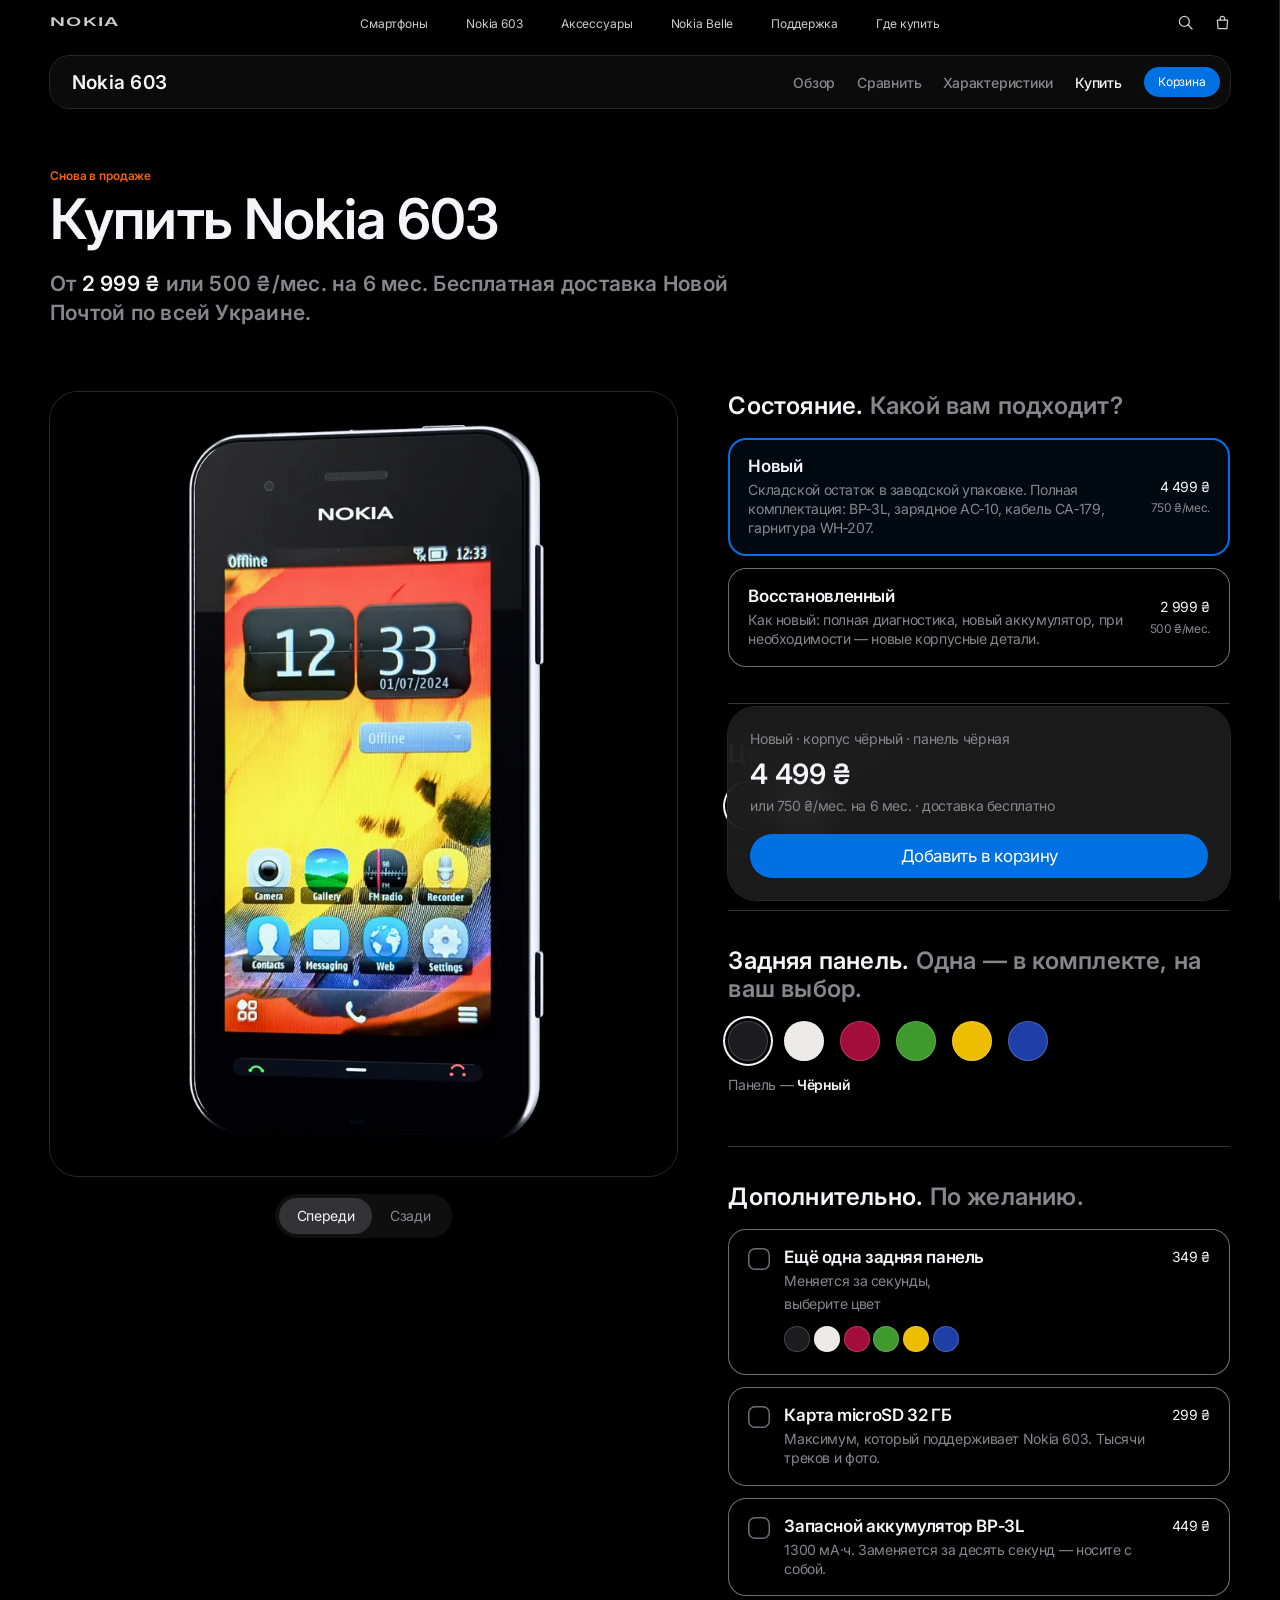
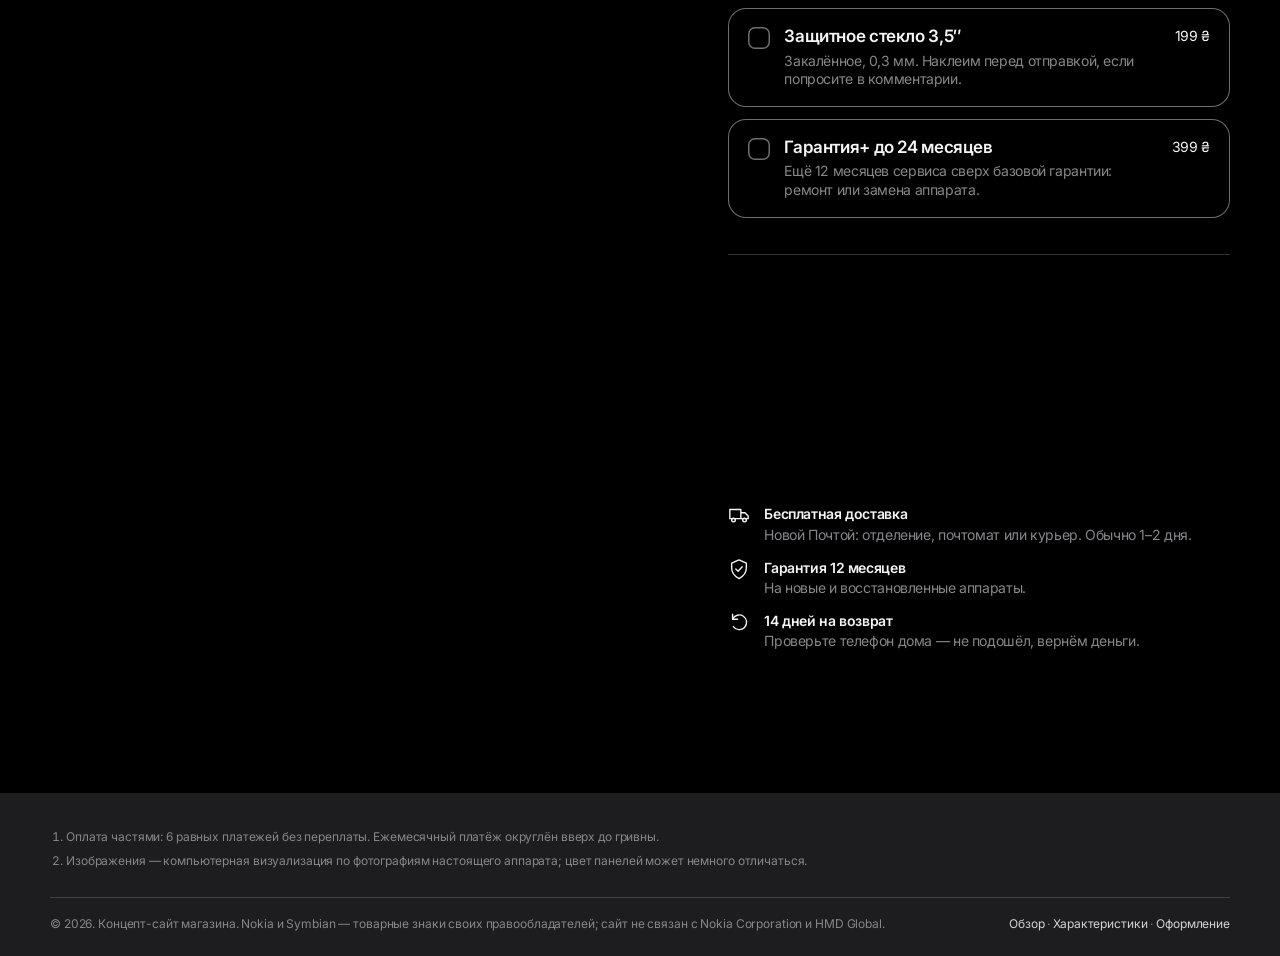
<file: buy.html>
<!doctype html>
<html lang="ru">
<head>
  <meta charset="utf-8">
  <meta name="viewport" content="width=device-width, initial-scale=1, viewport-fit=cover">
  <title>Купить Nokia 603 — от 2 999 ₴</title>
  <meta name="description" content="Выберите Nokia 603: новый или восстановленный, чёрный или белый корпус, одна из шести задних панелей. Оплата частями, бесплатная доставка, гарантия 12 месяцев.">
  <meta name="theme-color" content="#000000">
  <link rel="icon" href="assets/img/favicon.svg" type="image/svg+xml">
  <link rel="preconnect" href="https://fonts.googleapis.com">
  <link rel="preconnect" href="https://fonts.gstatic.com" crossorigin>
  <link rel="stylesheet" href="https://fonts.googleapis.com/css2?family=Inter:wght@400;500;600&display=swap&subset=cyrillic">
  <link rel="stylesheet" href="assets/css/site.css?v=11">
</head>
<body data-page="buy">
  <a class="visually-hidden" href="#main">Перейти к содержимому</a>

  <nav class="gnav" aria-label="Основная навигация">
    <div class="wrap">
      <a class="gnav__logo" href="index.html" aria-label="Nokia — на главную">
        <svg viewBox="0 0 120 20" aria-hidden="true"><text x="0" y="17" fill="currentColor" font-family="Avenir Next, Montserrat, Inter, Arial, sans-serif" font-weight="600" font-size="20" letter-spacing="1.5" textLength="118" lengthAdjust="spacingAndGlyphs">NOKIA</text></svg>
      </a>
      <ul class="gnav__links">
        <li><a href="index.html">Смартфоны</a></li>
        <li><a href="index.html">Nokia 603</a></li>
        <li><a href="buy.html#addons">Аксессуары</a></li>
        <li><a href="index.html#belle">Nokia Belle</a></li>
        <li><a href="index.html#faq">Поддержка</a></li>
        <li><a href="buy.html" aria-current="page">Где купить</a></li>
      </ul>
      <div class="gnav__tools">
        <a href="specs.html" aria-label="Поиск по характеристикам"><svg viewBox="0 0 16 16" fill="none" stroke="currentColor" stroke-width="1.4" stroke-linecap="round"><circle cx="6.8" cy="6.8" r="5.3"/><path d="M10.7 10.7L15 15"/></svg></a>
        <button class="bag-btn" type="button" data-open-bag aria-label="Корзина">
          <svg viewBox="0 0 16 16" fill="none" stroke="currentColor" stroke-width="1.3" stroke-linejoin="round"><path d="M2.5 5.5h11l-.8 9h-9.4z"/><path d="M5.5 5.5V4a2.5 2.5 0 015 0v1.5"/></svg>
          <span class="bag-btn__count" data-bag-count hidden>0</span>
        </button>
      </div>
    </div>
  </nav>

  <div class="lnav-slot">
    <nav class="lnav" aria-label="Nokia 603">
      <div class="lnav__title"><a href="index.html">Nokia 603</a></div>
      <div class="lnav__right">
        <ul class="lnav__links" id="lnav-links">
          <li><a href="index.html">Обзор</a></li>
          <li><a href="index.html#compare">Сравнить</a></li>
          <li><a href="specs.html">Характеристики</a></li>
          <li><a href="buy.html" aria-current="page">Купить</a></li>
        </ul>
        <button class="lnav__toggle" type="button" aria-expanded="false" aria-controls="lnav-links" aria-label="Разделы">
          <svg viewBox="0 0 14 9" fill="none" stroke="currentColor" stroke-width="1.6" stroke-linecap="round" stroke-linejoin="round"><path d="M1 1.5l6 6 6-6"/></svg>
        </button>
        <button class="btn btn--buy" type="button" data-open-bag>Корзина</button>
      </div>
    </nav>
  </div>

  <main id="main" class="section" style="padding-top:112px" data-buy>
    <div class="wrap">
      <div class="section-head">
        <span class="new-marker new-marker--bright">Снова в продаже</span>
        <h1 class="t-h2" style="margin-top:6px">Купить Nokia 603</h1>
        <p class="t-lead">От&nbsp;<strong>2&nbsp;999&nbsp;₴</strong> или 500&nbsp;₴/мес. на 6&nbsp;мес. Бесплатная доставка Новой Почтой по всей Украине.</p>
      </div>

      <div class="buy">
        <div class="buy__gallery">
          <div class="buy__stage" data-stage aria-live="polite"></div>
          <div class="center">
            <div class="seg" role="group" aria-label="Ракурс">
              <button type="button" data-view="front" aria-pressed="true">Спереди</button>
              <button type="button" data-view="back" aria-pressed="false">Сзади</button>
            </div>
          </div>
        </div>

        <div class="buy__config">
          <section class="step" aria-labelledby="st-cond">
            <h2 class="step__title" id="st-cond">Состояние. <span>Какой вам подходит?</span></h2>
            <div class="options" role="radiogroup" aria-labelledby="st-cond">
              <button class="opt" type="button" role="radio" aria-checked="true" data-group="condition" data-value="new">
                <span class="opt__main"><b>Новый</b><span>Складской остаток в заводской упаковке. Полная комплектация: BP‑3L, зарядное AC‑10, кабель CA‑179, гарнитура WH‑207.</span></span>
                <span class="opt__price">4&nbsp;499&nbsp;₴<small>750&nbsp;₴/мес.</small></span>
              </button>
              <button class="opt" type="button" role="radio" aria-checked="false" data-group="condition" data-value="refurb">
                <span class="opt__main"><b>Восстановленный</b><span>Как новый: полная диагностика, новый аккумулятор, при необходимости — новые корпусные детали.</span></span>
                <span class="opt__price">2&nbsp;999&nbsp;₴<small>500&nbsp;₴/мес.</small></span>
              </button>
            </div>
          </section>

          <section class="step" aria-labelledby="st-body">
            <h2 class="step__title" id="st-body">Цвет корпуса. <span>Лицевая сторона и рамка.</span></h2>
            <div class="swatch-row" role="radiogroup" aria-labelledby="st-body">
              <button class="swatch" type="button" style="--c:#1c1c1e" role="radio" aria-checked="true" data-group="body" data-value="black" aria-label="Чёрный"></button>
              <button class="swatch" type="button" style="--c:#ecebe8" role="radio" aria-checked="false" data-group="body" data-value="white" aria-label="Белый"></button>
            </div>
            <p class="swatch-label">Корпус — <b data-body-name>Чёрный</b></p>
          </section>

          <section class="step" id="cover" aria-labelledby="st-cover">
            <h2 class="step__title" id="st-cover">Задняя панель. <span>Одна — в комплекте, на ваш выбор.</span></h2>
            <div class="swatch-row" role="radiogroup" aria-labelledby="st-cover">
              <button class="swatch" type="button" style="--c:#1c1c1e" role="radio" aria-checked="true" data-group="cover" data-value="black" aria-label="Чёрная"></button>
              <button class="swatch" type="button" style="--c:#ecebe8" role="radio" aria-checked="false" data-group="cover" data-value="white" aria-label="Белая"></button>
              <button class="swatch" type="button" style="--c:#a30d3d" role="radio" aria-checked="false" data-group="cover" data-value="fuchsia" aria-label="Фуксия"></button>
              <button class="swatch" type="button" style="--c:#3e9a2c" role="radio" aria-checked="false" data-group="cover" data-value="green" aria-label="Зелёная"></button>
              <button class="swatch" type="button" style="--c:#edbe00" role="radio" aria-checked="false" data-group="cover" data-value="yellow" aria-label="Жёлтая"></button>
              <button class="swatch" type="button" style="--c:#1f3fa8" role="radio" aria-checked="false" data-group="cover" data-value="blue" aria-label="Синяя"></button>
            </div>
            <p class="swatch-label">Панель — <b data-cover-name>Чёрный</b></p>
          </section>

          <section class="step" id="addons" aria-labelledby="st-add">
            <h2 class="step__title" id="st-add">Дополнительно. <span>По желанию.</span></h2>
            <div class="options">
              <div class="opt opt--check">
                <span class="opt__row">
                  <button class="opt__box" type="button" role="checkbox" aria-checked="false" data-extra-cover aria-label="Добавить ещё одну заднюю панель"><svg viewBox="0 0 12 12" fill="none" stroke="currentColor" stroke-width="2" stroke-linecap="round" stroke-linejoin="round"><path d="M2 6.5l2.6 2.5L10 3.5"/></svg></button>
                  <span class="opt__main"><b>Ещё одна задняя панель</b><span>Меняется за секунды, <span data-extra-name>выберите цвет</span></span>
                    <span class="swatch-row" style="margin-top:12px; gap:10px" role="radiogroup" aria-label="Цвет дополнительной панели">
                      <button class="swatch" type="button" style="--c:#1c1c1e;width:26px;height:26px" role="radio" aria-checked="false" data-extra-color="black" aria-label="Чёрная"></button>
                      <button class="swatch" type="button" style="--c:#ecebe8;width:26px;height:26px" role="radio" aria-checked="false" data-extra-color="white" aria-label="Белая"></button>
                      <button class="swatch" type="button" style="--c:#a30d3d;width:26px;height:26px" role="radio" aria-checked="false" data-extra-color="fuchsia" aria-label="Фуксия"></button>
                      <button class="swatch" type="button" style="--c:#3e9a2c;width:26px;height:26px" role="radio" aria-checked="false" data-extra-color="green" aria-label="Зелёная"></button>
                      <button class="swatch" type="button" style="--c:#edbe00;width:26px;height:26px" role="radio" aria-checked="false" data-extra-color="yellow" aria-label="Жёлтая"></button>
                      <button class="swatch" type="button" style="--c:#1f3fa8;width:26px;height:26px" role="radio" aria-checked="false" data-extra-color="blue" aria-label="Синяя"></button>
                    </span>
                  </span>
                </span>
                <span class="opt__price">349&nbsp;₴</span>
              </div>
              <button class="opt opt--check" type="button" role="checkbox" aria-checked="false" data-addon="sd32">
                <span class="opt__row"><span class="opt__box"><svg viewBox="0 0 12 12" fill="none" stroke="currentColor" stroke-width="2" stroke-linecap="round" stroke-linejoin="round"><path d="M2 6.5l2.6 2.5L10 3.5"/></svg></span><span class="opt__main"><b>Карта microSD 32 ГБ</b><span>Максимум, который поддерживает Nokia 603. Тысячи треков и фото.</span></span></span>
                <span class="opt__price">299&nbsp;₴</span>
              </button>
              <button class="opt opt--check" type="button" role="checkbox" aria-checked="false" data-addon="battery">
                <span class="opt__row"><span class="opt__box"><svg viewBox="0 0 12 12" fill="none" stroke="currentColor" stroke-width="2" stroke-linecap="round" stroke-linejoin="round"><path d="M2 6.5l2.6 2.5L10 3.5"/></svg></span><span class="opt__main"><b>Запасной аккумулятор BP‑3L</b><span>1300 мА·ч. Заменяется за десять секунд — носите с собой.</span></span></span>
                <span class="opt__price">449&nbsp;₴</span>
              </button>
              <button class="opt opt--check" type="button" role="checkbox" aria-checked="false" data-addon="glass">
                <span class="opt__row"><span class="opt__box"><svg viewBox="0 0 12 12" fill="none" stroke="currentColor" stroke-width="2" stroke-linecap="round" stroke-linejoin="round"><path d="M2 6.5l2.6 2.5L10 3.5"/></svg></span><span class="opt__main"><b>Защитное стекло 3,5″</b><span>Закалённое, 0,3 мм. Наклеим перед отправкой, если попросите в комментарии.</span></span></span>
                <span class="opt__price">199&nbsp;₴</span>
              </button>
              <button class="opt opt--check" type="button" role="checkbox" aria-checked="false" data-addon="care">
                <span class="opt__row"><span class="opt__box"><svg viewBox="0 0 12 12" fill="none" stroke="currentColor" stroke-width="2" stroke-linecap="round" stroke-linejoin="round"><path d="M2 6.5l2.6 2.5L10 3.5"/></svg></span><span class="opt__main"><b>Гарантия+ до 24 месяцев</b><span>Ещё 12 месяцев сервиса сверх базовой гарантии: ремонт или замена аппарата.</span></span></span>
                <span class="opt__price">399&nbsp;₴</span>
              </button>
            </div>
          </section>

          <div class="summary" aria-live="polite">
            <p class="summary__meta" style="margin:0 0 10px" data-config></p>
            <div class="summary__row"><span class="summary__total" data-total>4&nbsp;499&nbsp;₴</span></div>
            <p class="summary__meta" data-monthly></p>
            <button class="btn btn--buy btn--lg btn--block" type="button" data-add-to-bag>Добавить в корзину</button>
          </div>

          <div class="perks">
            <div class="perk"><svg viewBox="0 0 24 24" fill="none" stroke="currentColor" stroke-width="1.5" stroke-linejoin="round"><path d="M2 6h12v10H2zM14 9.5h4.5L22 13v3h-8z"/><circle cx="6" cy="17.5" r="2"/><circle cx="18" cy="17.5" r="2"/></svg><div><b>Бесплатная доставка</b>Новой Почтой: отделение, почтомат или курьер. Обычно 1–2 дня.</div></div>
            <div class="perk"><svg viewBox="0 0 24 24" fill="none" stroke="currentColor" stroke-width="1.5" stroke-linejoin="round"><path d="M12 2l8 3.5V11c0 5.5-3.7 9.2-8 11.5C7.7 20.2 4 16.5 4 11V5.5z"/><path d="M8.5 12l2.5 2.5 4.5-5" stroke-linecap="round"/></svg><div><b>Гарантия 12 месяцев</b>На новые и восстановленные аппараты.</div></div>
            <div class="perk"><svg viewBox="0 0 24 24" fill="none" stroke="currentColor" stroke-width="1.5" stroke-linecap="round" stroke-linejoin="round"><path d="M5 9a8 8 0 1 1 .8 8"/><path d="M5 3.5V9h5.5"/></svg><div><b>14 дней на возврат</b>Проверьте телефон дома — не подошёл, вернём деньги.</div></div>
          </div>
        </div>
      </div>
    </div>
  </main>

  <footer class="footer">
    <div class="wrap">
      <div class="footer__notes">
        <ol>
          <li>Оплата частями: 6 равных платежей без переплаты. Ежемесячный платёж округлён вверх до гривны.</li>
          <li>Изображения — компьютерная визуализация по фотографиям настоящего аппарата; цвет панелей может немного отличаться.</li>
        </ol>
      </div>
      <div class="footer__legal">
        <span>© 2026. Концепт-сайт магазина. Nokia и Symbian — товарные знаки своих правообладателей; сайт не связан с Nokia Corporation и HMD Global.</span>
        <span><a href="index.html">Обзор</a> · <a href="specs.html">Характеристики</a> · <a href="checkout.html">Оформление</a></span>
      </div>
    </div>
  </footer>

  <div class="drawer-backdrop" data-close-bag></div>
  <aside class="drawer" aria-label="Корзина" aria-hidden="true" data-drawer></aside>
  <div class="toast" role="status" aria-live="polite" data-toast></div>
  <script src="assets/js/site.js?v=5" defer></script>
</body>
</html>
</file>
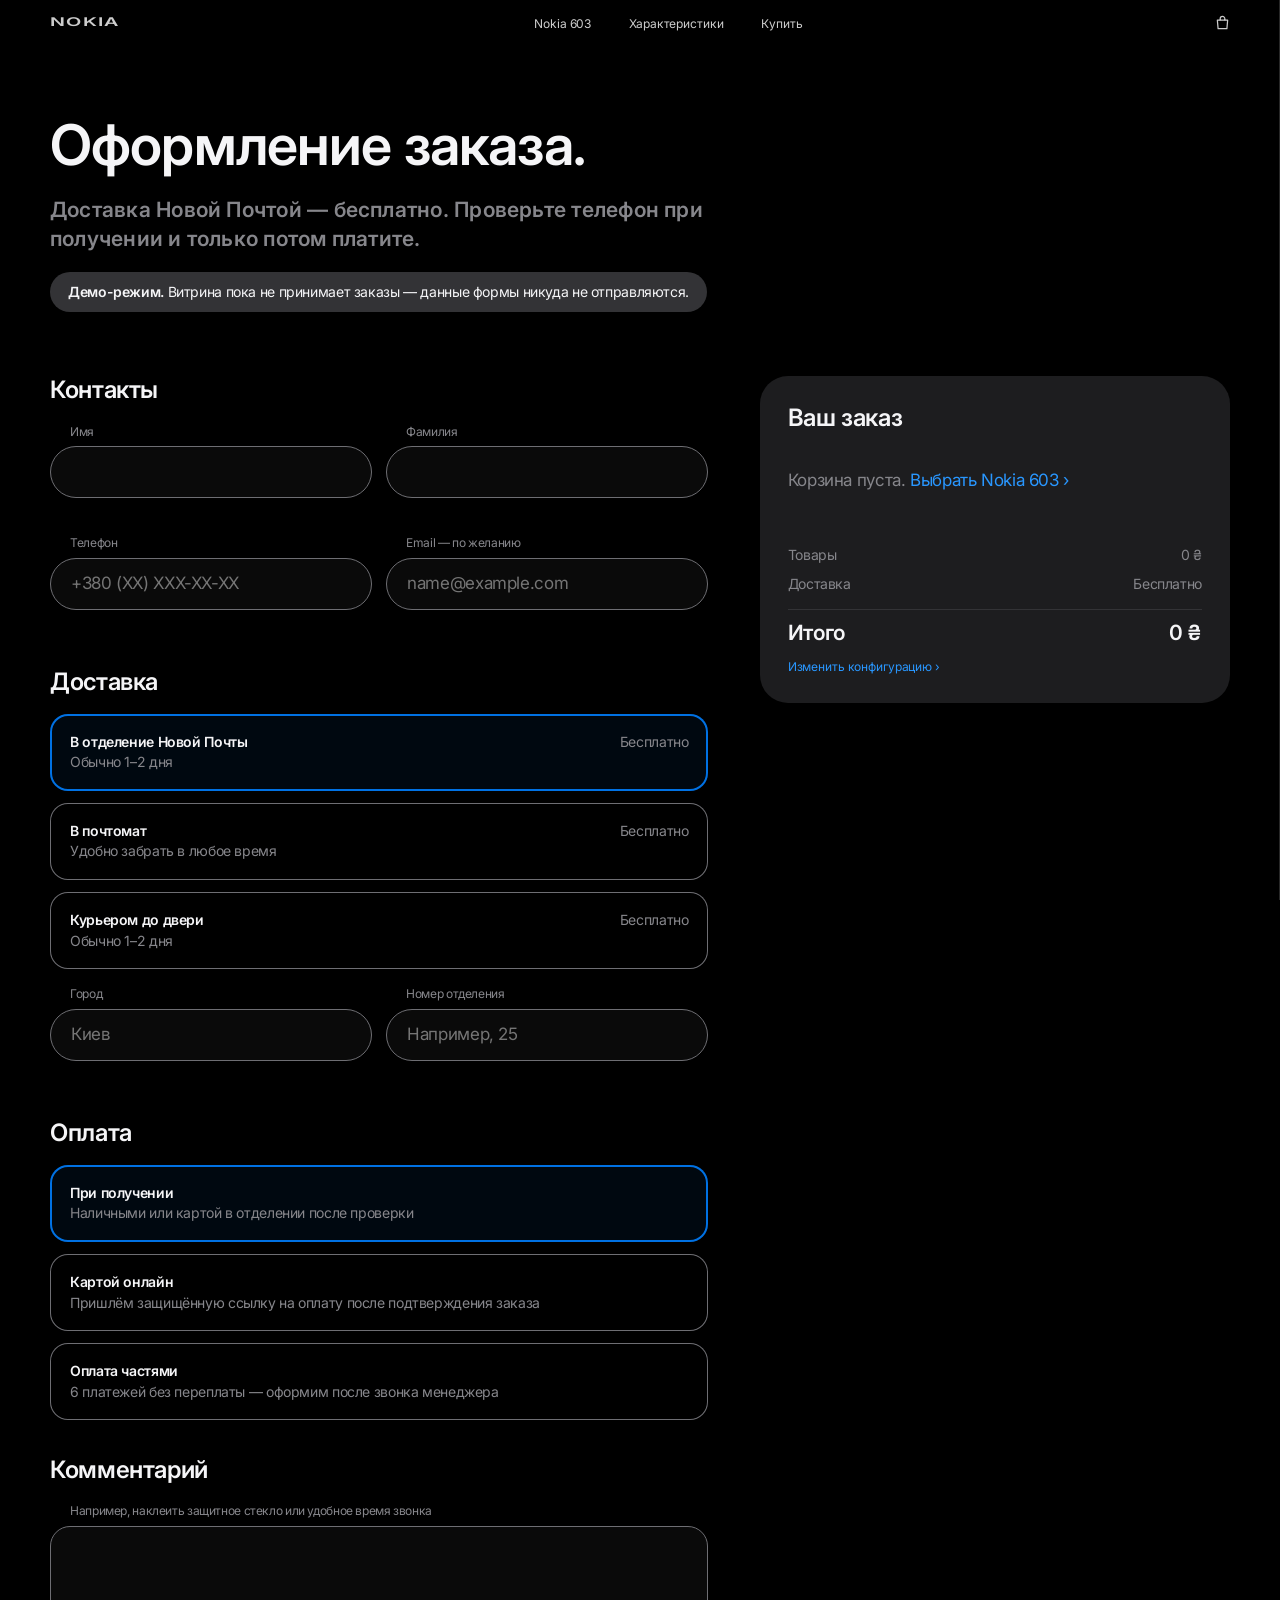
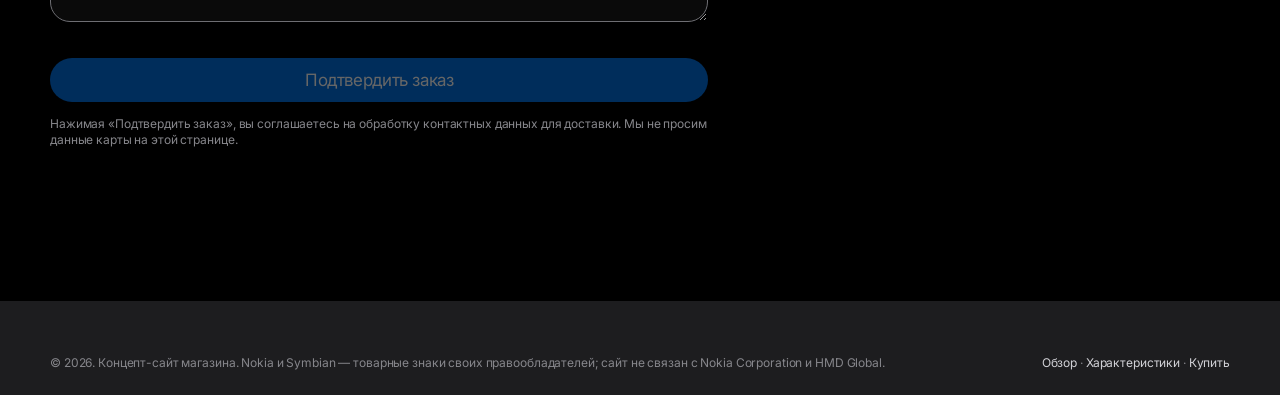
<file: checkout.html>
<!doctype html>
<html lang="ru">
<head>
  <meta charset="utf-8">
  <meta name="viewport" content="width=device-width, initial-scale=1, viewport-fit=cover">
  <title>Оформление заказа — Nokia 603</title>
  <meta name="description" content="Оформление заказа Nokia 603: доставка Новой Почтой, оплата при получении, онлайн или частями.">
  <meta name="theme-color" content="#000000">
  <meta name="robots" content="noindex">
  <link rel="icon" href="assets/img/favicon.svg" type="image/svg+xml">
  <link rel="preconnect" href="https://fonts.googleapis.com">
  <link rel="preconnect" href="https://fonts.gstatic.com" crossorigin>
  <link rel="stylesheet" href="https://fonts.googleapis.com/css2?family=Inter:wght@400;500;600&display=swap&subset=cyrillic">
  <link rel="stylesheet" href="assets/css/site.css?v=11">
</head>
<body data-page="checkout">
  <a class="visually-hidden" href="#main">Перейти к содержимому</a>

  <nav class="gnav" aria-label="Основная навигация">
    <div class="wrap">
      <a class="gnav__logo" href="index.html" aria-label="Nokia — на главную">
        <svg viewBox="0 0 120 20" aria-hidden="true"><text x="0" y="17" fill="currentColor" font-family="Avenir Next, Montserrat, Inter, Arial, sans-serif" font-weight="600" font-size="20" letter-spacing="1.5" textLength="118" lengthAdjust="spacingAndGlyphs">NOKIA</text></svg>
      </a>
      <ul class="gnav__links">
        <li><a href="index.html">Nokia 603</a></li>
        <li><a href="specs.html">Характеристики</a></li>
        <li><a href="buy.html">Купить</a></li>
      </ul>
      <div class="gnav__tools">
        <button class="bag-btn" type="button" data-open-bag aria-label="Корзина">
          <svg viewBox="0 0 16 16" fill="none" stroke="currentColor" stroke-width="1.3" stroke-linejoin="round"><path d="M2.5 5.5h11l-.8 9h-9.4z"/><path d="M5.5 5.5V4a2.5 2.5 0 015 0v1.5"/></svg>
          <span class="bag-btn__count" data-bag-count hidden>0</span>
        </button>
      </div>
    </div>
  </nav>

  <main id="main" class="section" style="padding-top:72px">
    <div class="wrap" data-checkout-wrap>
      <div class="section-head">
        <h1 class="t-h2">Оформление заказа.</h1>
        <p class="t-lead">Доставка Новой Почтой — бесплатно. Проверьте телефон при получении и только потом платите.</p>
        <p class="demo-note" data-demo-note hidden><b>Демо-режим.</b> Витрина пока не принимает заказы — данные формы никуда не отправляются.</p>
      </div>

      <div class="checkout">
        <form class="checkout__form" data-checkout novalidate>
          <fieldset class="fieldset">
            <legend>Контакты</legend>
            <div class="fields">
              <div class="field"><label for="fname">Имя</label><input id="fname" name="firstName" autocomplete="given-name" required><span class="field__err"></span></div>
              <div class="field"><label for="lname">Фамилия</label><input id="lname" name="lastName" autocomplete="family-name" required><span class="field__err"></span></div>
              <div class="field"><label for="phone">Телефон</label><input id="phone" name="phone" type="tel" inputmode="tel" autocomplete="tel" placeholder="+380 (XX) XXX-XX-XX" required><span class="field__err"></span></div>
              <div class="field"><label for="email">Email — по желанию</label><input id="email" name="email" type="email" autocomplete="email" placeholder="name@example.com"><span class="field__err"></span></div>
            </div>
          </fieldset>

          <fieldset class="fieldset">
            <legend>Доставка</legend>
            <div class="radio-cards" style="margin-bottom:16px">
              <input type="radio" id="dl-branch" name="delivery" value="branch" checked><label for="dl-branch"><span><b>В отделение Новой Почты</b><span>Обычно 1–2 дня</span></span><span>Бесплатно</span></label>
              <input type="radio" id="dl-locker" name="delivery" value="locker"><label for="dl-locker"><span><b>В почтомат</b><span>Удобно забрать в любое время</span></span><span>Бесплатно</span></label>
              <input type="radio" id="dl-courier" name="delivery" value="courier"><label for="dl-courier"><span><b>Курьером до двери</b><span>Обычно 1–2 дня</span></span><span>Бесплатно</span></label>
            </div>
            <div class="fields" data-delivery-fields></div>
          </fieldset>

          <fieldset class="fieldset">
            <legend>Оплата</legend>
            <div class="radio-cards">
              <input type="radio" id="pay-cod" name="payment" value="cod" checked><label for="pay-cod"><span><b>При получении</b><span>Наличными или картой в отделении после проверки</span></span></label>
              <input type="radio" id="pay-card" name="payment" value="card"><label for="pay-card"><span><b>Картой онлайн</b><span>Пришлём защищённую ссылку на оплату после подтверждения заказа</span></span></label>
              <input type="radio" id="pay-parts" name="payment" value="parts"><label for="pay-parts"><span><b>Оплата частями</b><span>6 платежей без переплаты — оформим после звонка менеджера</span></span></label>
            </div>
          </fieldset>

          <fieldset class="fieldset">
            <legend>Комментарий</legend>
            <div class="field field--full"><label for="comment">Например, наклеить защитное стекло или удобное время звонка</label><textarea id="comment" name="comment" maxlength="500"></textarea></div>
          </fieldset>

          <button class="btn btn--buy btn--lg btn--block" type="submit" data-submit>Подтвердить заказ</button>
          <p class="t-small muted" style="margin-top:14px">Нажимая «Подтвердить заказ», вы соглашаетесь на обработку контактных данных для доставки. Мы не просим данные карты на этой странице.</p>
        </form>

        <aside class="order-box" data-order-box aria-label="Ваш заказ">
          <h2>Ваш заказ</h2>
          <div data-order-lines></div>
          <div class="order-box__sum">
            <div><span>Товары</span><span data-order-sub>0&nbsp;₴</span></div>
            <div><span>Доставка</span><span>Бесплатно</span></div>
            <div class="is-total"><span>Итого</span><span data-order-total>0&nbsp;₴</span></div>
          </div>
          <p class="t-small muted" style="margin:14px 0 0"><a href="buy.html" class="link-arrow">Изменить конфигурацию</a></p>
        </aside>
      </div>
    </div>
  </main>

  <footer class="footer">
    <div class="wrap">
      <div class="footer__legal">
        <span>© 2026. Концепт-сайт магазина. Nokia и Symbian — товарные знаки своих правообладателей; сайт не связан с Nokia Corporation и HMD Global.</span>
        <span><a href="index.html">Обзор</a> · <a href="specs.html">Характеристики</a> · <a href="buy.html">Купить</a></span>
      </div>
    </div>
  </footer>

  <div class="drawer-backdrop" data-close-bag></div>
  <aside class="drawer" aria-label="Корзина" aria-hidden="true" data-drawer></aside>
  <div class="toast" role="status" aria-live="polite" data-toast></div>
  <script src="assets/js/site.js?v=5" defer></script>
</body>
</html>
</file>
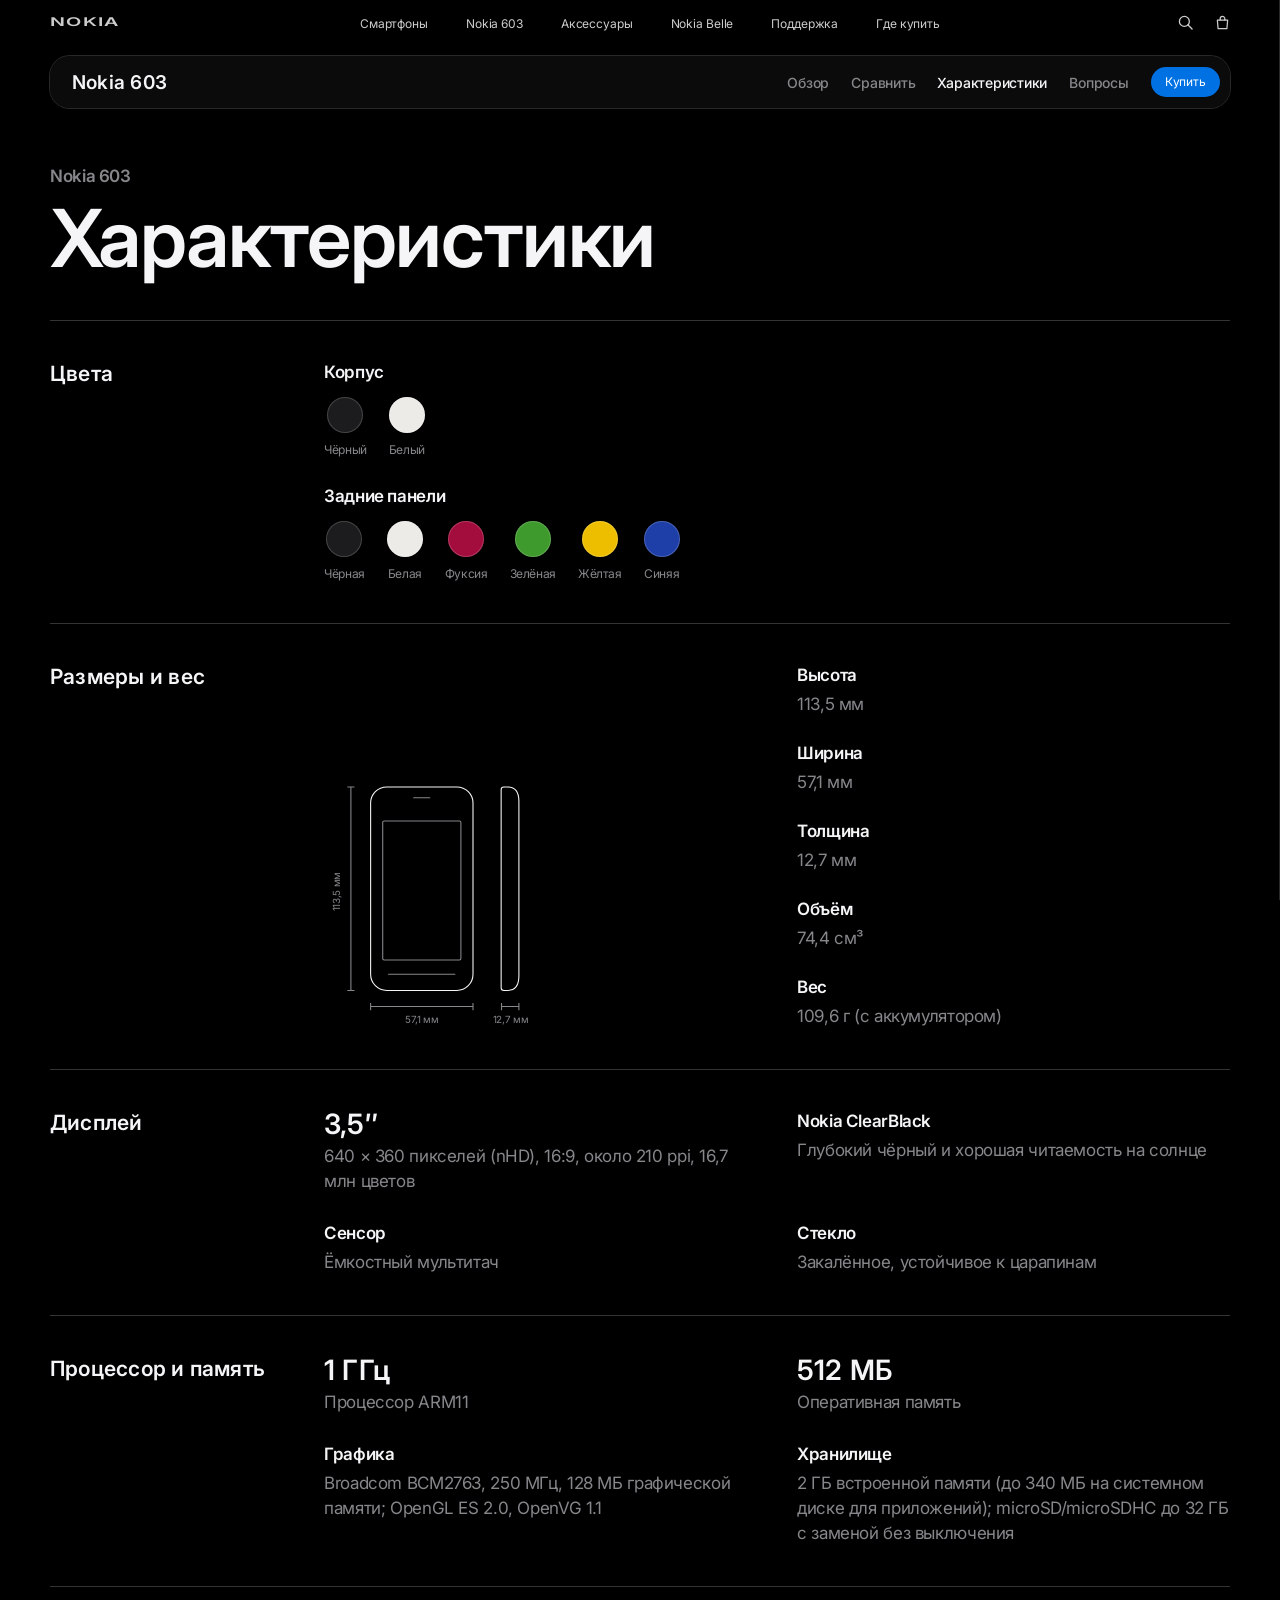
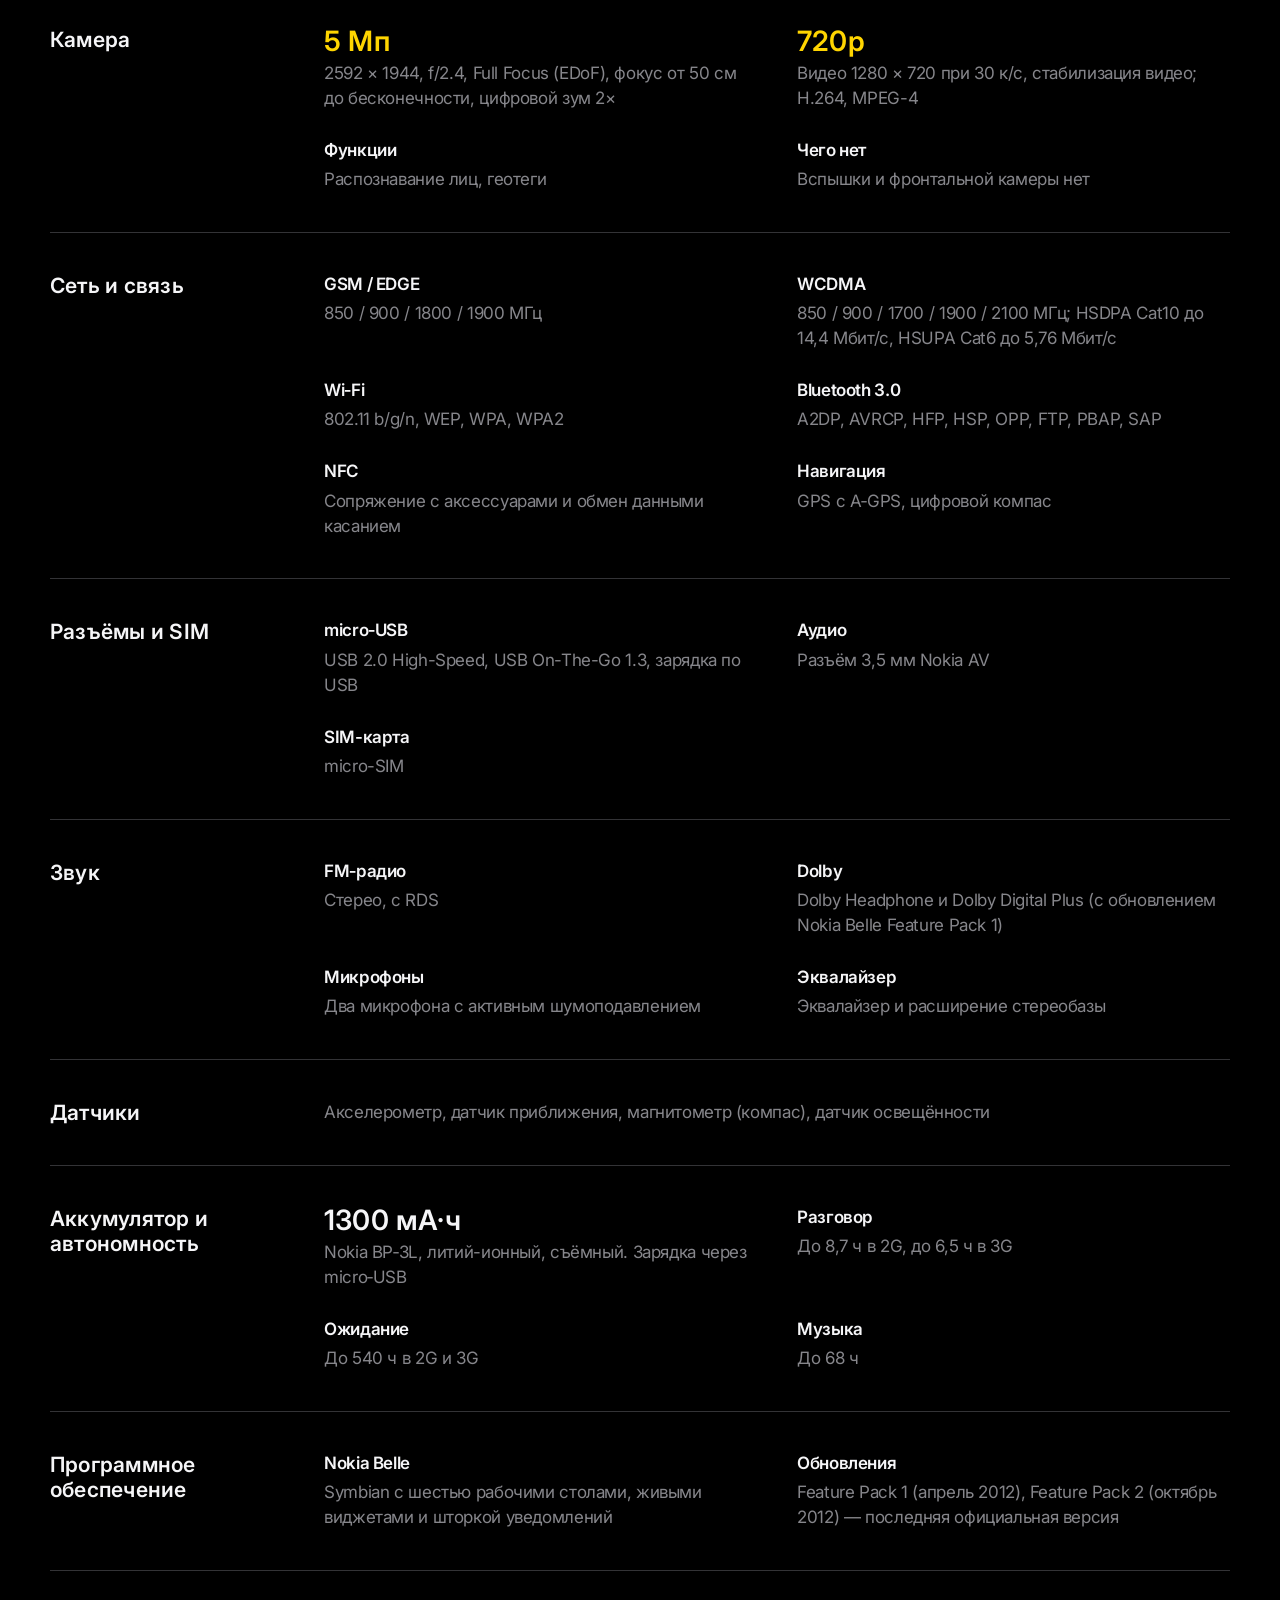
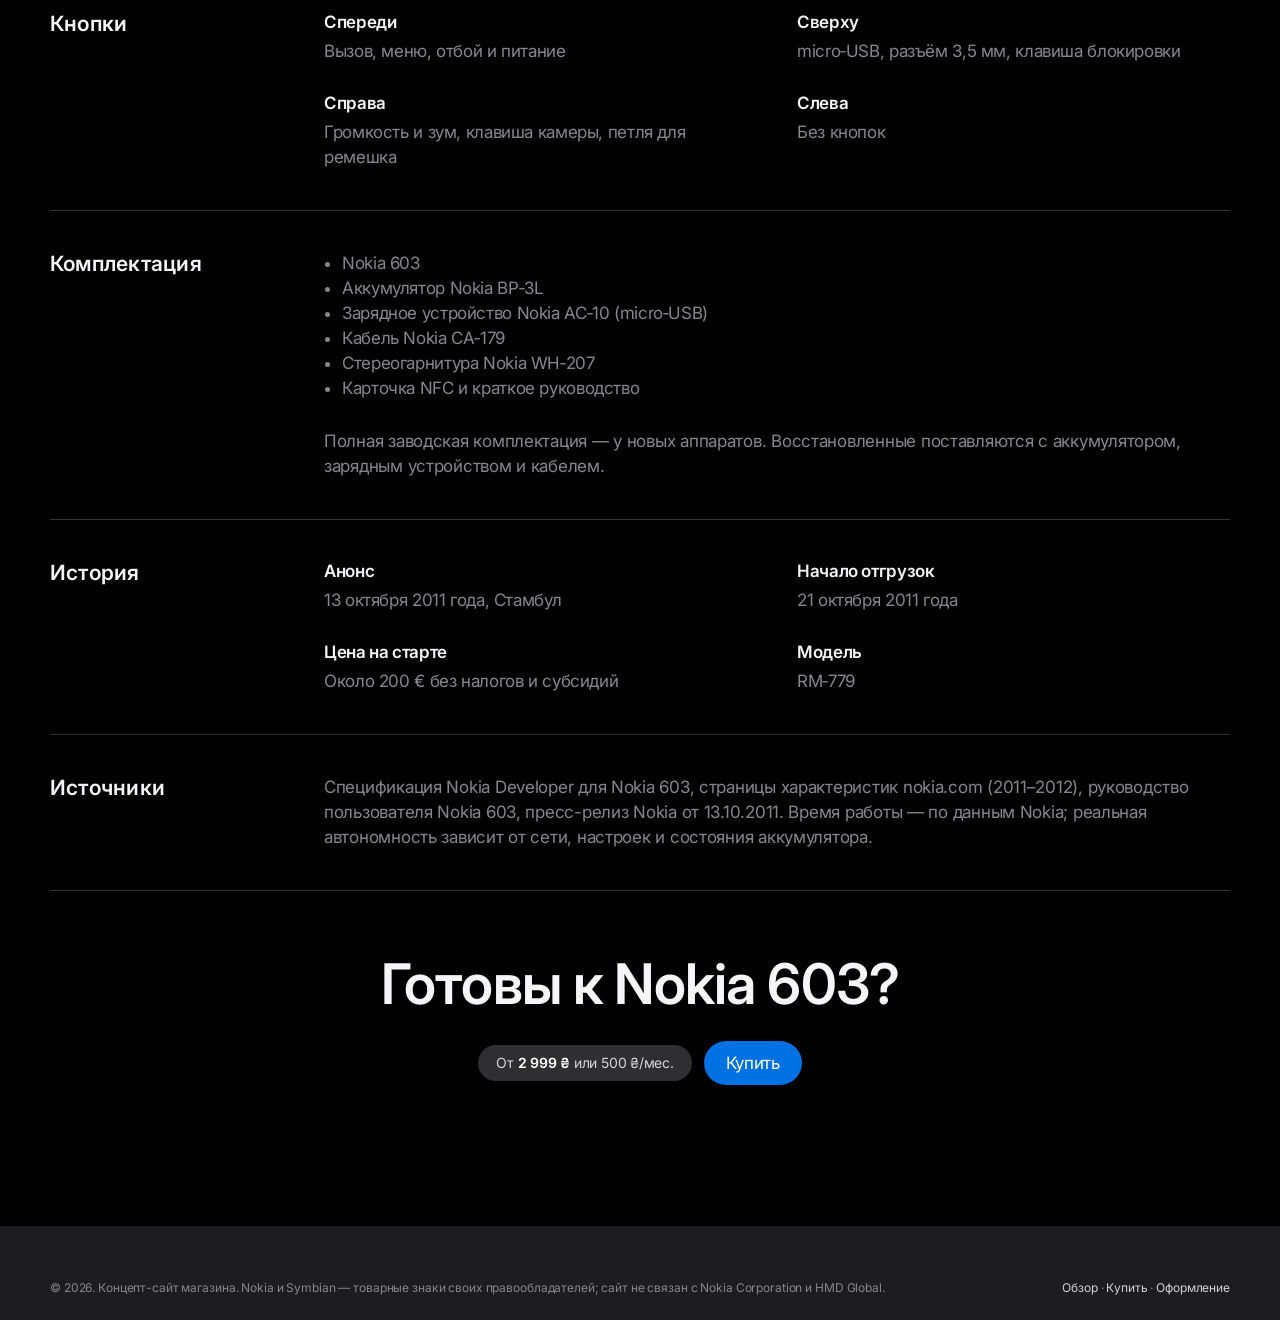
<file: specs.html>
<!doctype html>
<html lang="ru">
<head>
  <meta charset="utf-8">
  <meta name="viewport" content="width=device-width, initial-scale=1, viewport-fit=cover">
  <title>Nokia 603 — характеристики</title>
  <meta name="description" content="Полные характеристики Nokia 603: 3,5″ ClearBlack 640×360, ARM11 1 ГГц, 512 МБ ОЗУ, 5 Мп, NFC, Wi‑Fi b/g/n, Bluetooth 3.0, BP‑3L 1300 мА·ч, 113,5×57,1×12,7 мм, 109,6 г.">
  <meta name="theme-color" content="#000000">
  <link rel="icon" href="assets/img/favicon.svg" type="image/svg+xml">
  <link rel="preconnect" href="https://fonts.googleapis.com">
  <link rel="preconnect" href="https://fonts.gstatic.com" crossorigin>
  <link rel="stylesheet" href="https://fonts.googleapis.com/css2?family=Inter:wght@400;500;600&display=swap&subset=cyrillic">
  <link rel="stylesheet" href="assets/css/site.css?v=11">
</head>
<body data-page="specs">
  <a class="visually-hidden" href="#main">Перейти к содержимому</a>

  <nav class="gnav" aria-label="Основная навигация">
    <div class="wrap">
      <a class="gnav__logo" href="index.html" aria-label="Nokia — на главную">
        <svg viewBox="0 0 120 20" aria-hidden="true"><text x="0" y="17" fill="currentColor" font-family="Avenir Next, Montserrat, Inter, Arial, sans-serif" font-weight="600" font-size="20" letter-spacing="1.5" textLength="118" lengthAdjust="spacingAndGlyphs">NOKIA</text></svg>
      </a>
      <ul class="gnav__links">
        <li><a href="index.html">Смартфоны</a></li>
        <li><a href="index.html">Nokia 603</a></li>
        <li><a href="buy.html#addons">Аксессуары</a></li>
        <li><a href="index.html#belle">Nokia Belle</a></li>
        <li><a href="index.html#faq">Поддержка</a></li>
        <li><a href="buy.html">Где купить</a></li>
      </ul>
      <div class="gnav__tools">
        <a href="specs.html" aria-label="Поиск по характеристикам"><svg viewBox="0 0 16 16" fill="none" stroke="currentColor" stroke-width="1.4" stroke-linecap="round"><circle cx="6.8" cy="6.8" r="5.3"/><path d="M10.7 10.7L15 15"/></svg></a>
        <button class="bag-btn" type="button" data-open-bag aria-label="Корзина">
          <svg viewBox="0 0 16 16" fill="none" stroke="currentColor" stroke-width="1.3" stroke-linejoin="round"><path d="M2.5 5.5h11l-.8 9h-9.4z"/><path d="M5.5 5.5V4a2.5 2.5 0 015 0v1.5"/></svg>
          <span class="bag-btn__count" data-bag-count hidden>0</span>
        </button>
      </div>
    </div>
  </nav>

  <div class="lnav-slot">
    <nav class="lnav" aria-label="Nokia 603">
      <div class="lnav__title"><a href="index.html">Nokia 603</a></div>
      <div class="lnav__right">
        <ul class="lnav__links" id="lnav-links">
          <li><a href="index.html">Обзор</a></li>
          <li><a href="index.html#compare">Сравнить</a></li>
          <li><a href="specs.html" aria-current="page">Характеристики</a></li>
          <li><a href="index.html#faq">Вопросы</a></li>
        </ul>
        <button class="lnav__toggle" type="button" aria-expanded="false" aria-controls="lnav-links" aria-label="Разделы">
          <svg viewBox="0 0 14 9" fill="none" stroke="currentColor" stroke-width="1.6" stroke-linecap="round" stroke-linejoin="round"><path d="M1 1.5l6 6 6-6"/></svg>
        </button>
        <a class="btn btn--buy" href="buy.html">Купить</a>
      </div>
    </nav>
  </div>

  <main id="main">
    <section class="specs-hero wrap">
      <p class="eyebrow" style="font:600 17px/1.2 var(--font-display);color:var(--ash);margin:0 0 10px">Nokia 603</p>
      <h1 class="t-display">Характеристики</h1>
    </section>

    <div class="wrap" style="padding-bottom:var(--section)">
      <section class="spec-row">
        <h2>Цвета</h2>
        <div class="spec-row__body spec-row__body--1">
          <div>
            <h3>Корпус</h3>
            <div class="spec-swatches" style="margin:14px 0 26px">
              <figure><span class="swatch" style="--c:#1c1c1e"></span>Чёрный</figure>
              <figure><span class="swatch" style="--c:#ecebe8"></span>Белый</figure>
            </div>
            <h3>Задние панели</h3>
            <div class="spec-swatches" style="margin-top:14px">
              <figure><span class="swatch" style="--c:#1c1c1e"></span>Чёрная</figure>
              <figure><span class="swatch" style="--c:#ecebe8"></span>Белая</figure>
              <figure><span class="swatch" style="--c:#a30d3d"></span>Фуксия</figure>
              <figure><span class="swatch" style="--c:#3e9a2c"></span>Зелёная</figure>
              <figure><span class="swatch" style="--c:#edbe00"></span>Жёлтая</figure>
              <figure><span class="swatch" style="--c:#1f3fa8"></span>Синяя</figure>
            </div>
          </div>
        </div>
      </section>

      <section class="spec-row">
        <h2>Размеры и вес</h2>
        <div class="spec-row__body">
          <div class="dims">
            <svg viewBox="0 0 250 290" fill="none" aria-label="Габариты Nokia 603: 113,5 × 57,1 × 12,7 мм" role="img">
              <g stroke="currentColor" stroke-width="1.2">
                <rect x="52" y="20" width="114.2" height="227" rx="18" stroke="#f5f5f7"/>
                <rect x="65.5" y="58" width="87.2" height="155" rx="1.5"/>
                <path d="M72 229h74" stroke-linecap="round"/>
                <path d="M100 32h18" stroke-linecap="round"/>
                <path d="M30 20v227M26 20h8M26 247h8M52 265h114.2M52 261v8M166.2 261v8"/>
                <path d="M205 20c9 0 12.4 6 12.4 16v195c0 10-3.4 16-12.4 16h-4.4c-2 0-3-1-3-3V23c0-2 1-3 3-3z" stroke="#f5f5f7"/>
                <path d="M198 265h19.4M198 261v8M217.4 261v8"/>
              </g>
              <g fill="currentColor" font-family="-apple-system, Inter, sans-serif" font-size="11" text-anchor="middle">
                <text x="18" y="137" transform="rotate(-90 18 137)">113,5 мм</text>
                <text x="109" y="283">57,1 мм</text>
                <text x="208" y="283">12,7 мм</text>
              </g>
            </svg>
          </div>
          <div>
            <h3>Высота</h3><p>113,5 мм</p><br>
            <h3>Ширина</h3><p>57,1 мм</p><br>
            <h3>Толщина</h3><p>12,7 мм</p><br>
            <h3>Объём</h3><p>74,4 см³</p><br>
            <h3>Вес</h3><p>109,6 г (с аккумулятором)</p>
          </div>
        </div>
      </section>

      <section class="spec-row">
        <h2>Дисплей</h2>
        <div class="spec-row__body">
          <div><span class="t-stat">3,5″</span><p>640 × 360 пикселей (nHD), 16:9, около 210 ppi, 16,7 млн цветов</p></div>
          <div><h3>Nokia ClearBlack</h3><p>Глубокий чёрный и хорошая читаемость на солнце</p></div>
          <div><h3>Сенсор</h3><p>Ёмкостный мультитач</p></div>
          <div><h3>Стекло</h3><p>Закалённое, устойчивое к царапинам</p></div>
        </div>
      </section>

      <section class="spec-row">
        <h2>Процессор и память</h2>
        <div class="spec-row__body">
          <div><span class="t-stat">1 ГГц</span><p>Процессор ARM11</p></div>
          <div><span class="t-stat">512 МБ</span><p>Оперативная память</p></div>
          <div><h3>Графика</h3><p>Broadcom BCM2763, 250 МГц, 128 МБ графической памяти; OpenGL ES 2.0, OpenVG 1.1</p></div>
          <div><h3>Хранилище</h3><p>2 ГБ встроенной памяти (до 340 МБ на системном диске для приложений); microSD/microSDHC до 32 ГБ с заменой без выключения</p></div>
        </div>
      </section>

      <section class="spec-row">
        <h2>Камера</h2>
        <div class="spec-row__body">
          <div><span class="t-stat yellow">5 Мп</span><p>2592 × 1944, f/2.4, Full Focus (EDoF), фокус от 50 см до бесконечности, цифровой зум 2×</p></div>
          <div><span class="t-stat yellow">720p</span><p>Видео 1280 × 720 при 30 к/с, стабилизация видео; H.264, MPEG-4</p></div>
          <div><h3>Функции</h3><p>Распознавание лиц, геотеги</p></div>
          <div><h3>Чего нет</h3><p>Вспышки и фронтальной камеры нет</p></div>
        </div>
      </section>

      <section class="spec-row">
        <h2>Сеть и связь</h2>
        <div class="spec-row__body">
          <div><h3>GSM / EDGE</h3><p>850 / 900 / 1800 / 1900 МГц</p></div>
          <div><h3>WCDMA</h3><p>850 / 900 / 1700 / 1900 / 2100 МГц; HSDPA Cat10 до 14,4 Мбит/с, HSUPA Cat6 до 5,76 Мбит/с</p></div>
          <div><h3>Wi‑Fi</h3><p>802.11 b/g/n, WEP, WPA, WPA2</p></div>
          <div><h3>Bluetooth 3.0</h3><p>A2DP, AVRCP, HFP, HSP, OPP, FTP, PBAP, SAP</p></div>
          <div><h3>NFC</h3><p>Сопряжение с аксессуарами и обмен данными касанием</p></div>
          <div><h3>Навигация</h3><p>GPS с A‑GPS, цифровой компас</p></div>
        </div>
      </section>

      <section class="spec-row">
        <h2>Разъёмы и SIM</h2>
        <div class="spec-row__body">
          <div><h3>micro‑USB</h3><p>USB 2.0 High-Speed, USB On-The-Go 1.3, зарядка по USB</p></div>
          <div><h3>Аудио</h3><p>Разъём 3,5 мм Nokia AV</p></div>
          <div><h3>SIM-карта</h3><p>micro-SIM</p></div>
        </div>
      </section>

      <section class="spec-row">
        <h2>Звук</h2>
        <div class="spec-row__body">
          <div><h3>FM‑радио</h3><p>Стерео, с RDS</p></div>
          <div><h3>Dolby</h3><p>Dolby Headphone и Dolby Digital Plus (с обновлением Nokia Belle Feature Pack 1)</p></div>
          <div><h3>Микрофоны</h3><p>Два микрофона с активным шумоподавлением</p></div>
          <div><h3>Эквалайзер</h3><p>Эквалайзер и расширение стереобазы</p></div>
        </div>
      </section>

      <section class="spec-row">
        <h2>Датчики</h2>
        <div class="spec-row__body spec-row__body--1">
          <p>Акселерометр, датчик приближения, магнитометр (компас), датчик освещённости</p>
        </div>
      </section>

      <section class="spec-row">
        <h2>Аккумулятор и автономность</h2>
        <div class="spec-row__body">
          <div><span class="t-stat">1300 мА·ч</span><p>Nokia BP‑3L, литий-ионный, съёмный. Зарядка через micro‑USB</p></div>
          <div><h3>Разговор</h3><p>До 8,7 ч в 2G, до 6,5 ч в 3G</p></div>
          <div><h3>Ожидание</h3><p>До 540 ч в 2G и 3G</p></div>
          <div><h3>Музыка</h3><p>До 68 ч</p></div>
        </div>
      </section>

      <section class="spec-row">
        <h2>Программное обеспечение</h2>
        <div class="spec-row__body">
          <div><h3>Nokia Belle</h3><p>Symbian с шестью рабочими столами, живыми виджетами и шторкой уведомлений</p></div>
          <div><h3>Обновления</h3><p>Feature Pack 1 (апрель 2012), Feature Pack 2 (октябрь 2012) — последняя официальная версия</p></div>
        </div>
      </section>

      <section class="spec-row">
        <h2>Кнопки</h2>
        <div class="spec-row__body">
          <div><h3>Спереди</h3><p>Вызов, меню, отбой и питание</p></div>
          <div><h3>Сверху</h3><p>micro‑USB, разъём 3,5 мм, клавиша блокировки</p></div>
          <div><h3>Справа</h3><p>Громкость и зум, клавиша камеры, петля для ремешка</p></div>
          <div><h3>Слева</h3><p>Без кнопок</p></div>
        </div>
      </section>

      <section class="spec-row">
        <h2>Комплектация</h2>
        <div class="spec-row__body spec-row__body--1">
          <ul>
            <li>Nokia 603</li>
            <li>Аккумулятор Nokia BP‑3L</li>
            <li>Зарядное устройство Nokia AC‑10 (micro‑USB)</li>
            <li>Кабель Nokia CA‑179</li>
            <li>Стереогарнитура Nokia WH‑207</li>
            <li>Карточка NFC и краткое руководство</li>
          </ul>
          <p class="t-body">Полная заводская комплектация — у новых аппаратов. Восстановленные поставляются с аккумулятором, зарядным устройством и кабелем.</p>
        </div>
      </section>

      <section class="spec-row">
        <h2>История</h2>
        <div class="spec-row__body">
          <div><h3>Анонс</h3><p>13 октября 2011 года, Стамбул</p></div>
          <div><h3>Начало отгрузок</h3><p>21 октября 2011 года</p></div>
          <div><h3>Цена на старте</h3><p>Около 200 € без налогов и субсидий</p></div>
          <div><h3>Модель</h3><p>RM‑779</p></div>
        </div>
      </section>

      <section class="spec-row" style="border-bottom:1px solid var(--steel)">
        <h2>Источники</h2>
        <div class="spec-row__body spec-row__body--1">
          <p class="t-body">Спецификация Nokia Developer для Nokia 603, страницы характеристик nokia.com (2011–2012), руководство пользователя Nokia 603, пресс-релиз Nokia от 13.10.2011. Время работы — по данным Nokia; реальная автономность зависит от сети, настроек и состояния аккумулятора.</p>
        </div>
      </section>

      <div class="center" style="padding-top:64px">
        <h2 class="t-h2">Готовы к Nokia 603?</h2>
        <div class="purchase" style="margin-top:26px">
          <span class="price-capsule">От&nbsp;<b>2&nbsp;999&nbsp;₴</b>&nbsp;или 500&nbsp;₴/мес.</span>
          <a class="btn btn--buy btn--lg" href="buy.html">Купить</a>
        </div>
      </div>
    </div>
  </main>

  <footer class="footer">
    <div class="wrap">
      <div class="footer__legal">
        <span>© 2026. Концепт-сайт магазина. Nokia и Symbian — товарные знаки своих правообладателей; сайт не связан с Nokia Corporation и HMD Global.</span>
        <span><a href="index.html">Обзор</a> · <a href="buy.html">Купить</a> · <a href="checkout.html">Оформление</a></span>
      </div>
    </div>
  </footer>

  <div class="drawer-backdrop" data-close-bag></div>
  <aside class="drawer" aria-label="Корзина" aria-hidden="true" data-drawer></aside>
  <div class="toast" role="status" aria-live="polite" data-toast></div>
  <script src="assets/js/site.js?v=5" defer></script>
</body>
</html>
</file>
<file: assets/css/site.css>
/* Nokia 603 — «Midnight hardware gallery» (tokens from DESIGN.md) */
:root {
  --obsidian: #000;
  --graphite: #0e0e0e;
  --carbon: #1d1d1f;
  --gradient-carbon: linear-gradient(#1d1d1f, #000 288px);
  --steel: #333336;
  --slate: #6e6e73;
  --ash: #86868b;
  --porcelain: #f5f5f7;
  --white: #fff;
  --buy: #0071e3;
  --buy-hover: #0077ed;
  --link: #2997ff;
  --link-pale: #0066cc;
  --copper: #b64400;
  --yellow: #ffd500;
  --battery: #30d158;

  --font-text: "SF Pro Text", -apple-system, BlinkMacSystemFont, "Inter", "Segoe UI", Roboto, "Helvetica Neue", Arial, sans-serif;
  --font-display: "SF Pro Display", -apple-system, BlinkMacSystemFont, "Inter", "Segoe UI", Roboto, "Helvetica Neue", Arial, sans-serif;

  --r-card: 28px;
  --r-link: 10px;
  --r-option: 18px;
  --r-pill: 9999px;
  --r-input: 980px;
  --r-btn: 170px;
  --r-nav: 20px;
  --r-compact: 36px;
  --shadow-subtle: rgb(40, 40, 40) 0 0 0 1px;
  --shadow-subtle-2: rgb(110, 110, 115) 0 0 0 1px;

  --wrap: 1180px;
  --gutter: 22px;
  --section: clamp(80px, 11vw, 144px);
  --ease: cubic-bezier(0.28, 0.11, 0.32, 1);
}

*, *::before, *::after { box-sizing: border-box; }
html { -webkit-text-size-adjust: 100%; scroll-behavior: smooth; scroll-padding-top: 84px; }
body {
  margin: 0;
  background: var(--obsidian);
  color: var(--porcelain);
  font: 400 17px/1.47 var(--font-text);
  letter-spacing: -0.022em;
  -webkit-font-smoothing: antialiased;
  -moz-osx-font-smoothing: grayscale;
  overflow-x: hidden;
}
img { display: block; max-width: 100%; height: auto; }
a { color: var(--link); text-decoration: none; }
a:hover { text-decoration: underline; }
button { font: inherit; color: inherit; background: none; border: 0; padding: 0; cursor: pointer; letter-spacing: inherit; }
:focus-visible { outline: 2px solid var(--link); outline-offset: 2px; border-radius: 6px; }
svg[hidden], [hidden] { display: none !important; }
.visually-hidden { position: absolute !important; width: 1px; height: 1px; overflow: hidden; clip: rect(0 0 0 0); white-space: nowrap; }
.wrap { width: min(var(--wrap), 100% - 2 * var(--gutter)); margin-inline: auto; }
.center { text-align: center; }
.muted { color: var(--ash); }
.porcelain { color: var(--porcelain); }
.new-marker { color: var(--copper); font: 600 12px/16px var(--font-text); letter-spacing: -0.01em; display: block; }
.new-marker--bright { color: #f56300; }

/* ---------- type scale ---------- */
.t-display-xl, .t-display, .t-h2, .t-h3, .t-hero-name, .t-stat, .t-label, .t-lead { font-family: var(--font-display); margin: 0; }
.t-display-xl { font-size: clamp(52px, 8vw, 96px); line-height: 1.04; font-weight: 600; letter-spacing: -0.015em; }
.t-display { font-size: clamp(44px, 6.6vw, 80px); line-height: 1.05; font-weight: 600; letter-spacing: -0.015em; }
.t-h2 { font-size: clamp(34px, 4.7vw, 56px); line-height: 1.07; font-weight: 600; letter-spacing: -0.015em; }
.t-h3 { font-size: clamp(26px, 3vw, 40px); line-height: 1.1; font-weight: 600; letter-spacing: -0.003em; }
.t-hero-name { font-size: 32px; line-height: 1.13; font-weight: 600; letter-spacing: 0.004em; }
.t-stat { font-size: 28px; line-height: 1; font-weight: 600; letter-spacing: 0.007em; }
.t-label { font-size: 19px; line-height: 1.21; font-weight: 600; letter-spacing: 0.012em; }
.t-lead { font-size: clamp(19px, 1.9vw, 21px); line-height: 1.38; font-weight: 600; letter-spacing: 0.011em; color: var(--ash); }
.t-lead strong { color: var(--porcelain); font-weight: 600; }
.t-body { font-size: 14px; line-height: 1.43; letter-spacing: -0.016em; }
.t-small { font-size: 12px; line-height: 1.33; letter-spacing: -0.01em; }
.yellow { color: var(--yellow); }

/* ---------- global utility navigation ---------- */
.gnav {
  position: relative;
  z-index: 60;
  height: 44px;
  background: rgba(0, 0, 0, 0.82);
  backdrop-filter: saturate(180%) blur(20px);
  -webkit-backdrop-filter: saturate(180%) blur(20px);
}
.gnav .wrap { height: 100%; display: flex; align-items: center; justify-content: space-between; gap: 16px; }
.gnav__logo { display: flex; align-items: center; color: #ccc; height: 44px; }
.gnav__logo svg { height: 12px; width: auto; }
.gnav__links { display: flex; gap: clamp(14px, 3.2vw, 38px); list-style: none; margin: 0; padding: 0; }
.gnav__links a, .gnav__tools a, .gnav__tools button {
  color: rgba(255, 255, 255, 0.8);
  font: 400 12px/1.33 var(--font-text);
  letter-spacing: -0.01em;
}
.gnav__links a:hover, .gnav__tools a:hover, .gnav__tools button:hover { color: var(--white); text-decoration: none; }
.gnav__tools { display: flex; align-items: center; gap: 22px; color: #ccc; }
.gnav__tools svg { width: 15px; height: 15px; display: block; }
.bag-btn { position: relative; display: flex; align-items: center; }
.bag-btn__count {
  position: absolute; top: -6px; right: -9px; min-width: 16px; height: 16px; padding: 0 4px;
  border-radius: var(--r-pill); background: var(--porcelain); color: #000;
  font: 600 10px/16px var(--font-text); text-align: center; letter-spacing: 0;
}
.bag-btn__count[hidden] { display: none; }
.gnav__menu-toggle { display: none; }

/* ---------- announcement strip ---------- */
.ribbon { background: var(--carbon); color: var(--porcelain); text-align: center; font: 400 14px/20px var(--font-text); letter-spacing: -0.016em; padding: 16px var(--gutter); }
.ribbon a { white-space: nowrap; }

/* ---------- local product navigation (contained, sticky) ---------- */
.lnav-slot { position: sticky; top: 10px; z-index: 50; margin-top: 12px; height: 0; }
.lnav {
  width: min(var(--wrap), 100% - 2 * var(--gutter));
  margin-inline: auto;
  height: 52px;
  padding: 0 10px 0 22px;
  display: flex; align-items: center; justify-content: space-between; gap: 18px;
  background: rgba(14, 14, 14, 0.8);
  backdrop-filter: saturate(180%) blur(20px);
  -webkit-backdrop-filter: saturate(180%) blur(20px);
  border-radius: var(--r-nav);
  box-shadow: var(--shadow-subtle);
}
.lnav__title { font: 600 19px/1.21 var(--font-display); letter-spacing: 0.012em; color: var(--porcelain); white-space: nowrap; }
.lnav__title a { color: inherit; }
.lnav__title a:hover { text-decoration: none; }
.lnav__right { display: flex; align-items: center; gap: 22px; }
.lnav__links { display: flex; gap: 22px; list-style: none; margin: 0; padding: 0; }
.lnav__links a { color: var(--ash); font: 500 14px/25px var(--font-text); letter-spacing: -0.016em; }
.lnav__links a:hover, .lnav__links a[aria-current="page"] { color: var(--porcelain); text-decoration: none; }
.lnav__toggle { display: none; width: 32px; height: 32px; border-radius: 50%; align-items: center; justify-content: center; color: var(--ash); }
.lnav__toggle svg { width: 14px; height: 14px; transition: transform 0.3s var(--ease); }
.lnav.is-open .lnav__toggle svg { transform: rotate(180deg); }
.page-top-space { height: 64px; }

/* ---------- buttons ---------- */
.btn {
  display: inline-flex; align-items: center; justify-content: center; gap: 6px;
  border-radius: var(--r-btn);
  font: 400 12px/16px var(--font-text); letter-spacing: -0.01em;
  padding: 7px 14px; min-width: 28px; white-space: nowrap;
  transition: background-color 0.2s var(--ease), color 0.2s var(--ease), box-shadow 0.2s var(--ease), transform 0.2s var(--ease);
}
.btn:hover { text-decoration: none; }
.btn:active { transform: scale(0.98); }
.btn--buy { background: var(--buy); color: var(--white); }
.btn--buy:hover { background: var(--buy-hover); }
.btn--outline { color: var(--porcelain); box-shadow: inset 0 0 0 1px var(--slate); }
.btn--outline:hover { box-shadow: inset 0 0 0 1px var(--porcelain); }
.btn--lg { font-size: 17px; line-height: 1.18; padding: 12px 22px; letter-spacing: -0.022em; }
.btn--block { width: 100%; }
.btn[disabled] { opacity: 0.4; pointer-events: none; }
.link-arrow::after { content: " ›"; }

.price-capsule {
  display: inline-flex; align-items: center;
  background: rgba(66, 66, 69, 0.72);
  backdrop-filter: blur(12px); -webkit-backdrop-filter: blur(12px);
  color: rgba(255, 255, 255, 0.8);
  border-radius: var(--r-compact);
  padding: 9px 18px;
  font: 400 14px/1.29 var(--font-text); letter-spacing: -0.016em;
}
.price-capsule b { color: var(--white); font-weight: 600; }
.purchase { display: flex; gap: 12px; justify-content: center; align-items: center; flex-wrap: wrap; }

/* ---------- hero stage ---------- */
.hero { background: var(--obsidian); text-align: center; padding: 84px 0 72px; overflow: hidden; }
.hero__media { position: relative; width: fit-content; margin: 0 auto 8px; }
.hero__media img { height: min(57vh, 680px); min-height: 360px; width: auto; opacity: 0; transform: translateY(30px) scale(0.97); transition: opacity 1.4s var(--ease), transform 1.6s var(--ease); }
.hero.is-in .hero__media img { opacity: 1; transform: none; }
.hero__glow { position: absolute; inset: 18% 12% 10%; background: radial-gradient(closest-side, rgba(41, 151, 255, 0.10), transparent); filter: blur(40px); z-index: -1; }
.hero__copy { position: relative; }
.hero__copy .t-hero-name { margin-top: 8px; }
.hero__copy .t-display { margin: 6px 0 30px; }
.hero__note { margin: 14px auto 0; color: var(--ash); font-size: 12px; }

/* ---------- sections ---------- */
.section { padding-block: var(--section); }
.section--carbon { background: var(--gradient-carbon); }
.section--carbon-flat { background: var(--carbon); }
.section--tight { padding-block: calc(var(--section) * 0.6); }
.section-head { margin-bottom: clamp(36px, 5vw, 64px); }
.section-head .eyebrow { font: 600 17px/1.2 var(--font-display); letter-spacing: 0.01em; color: var(--ash); margin: 0 0 12px; }
.section-head .t-lead { margin-top: 20px; max-width: 690px; }
.section-head.center .t-lead { margin-inline: auto; }
.split { display: grid; grid-template-columns: 1fr 1fr; gap: clamp(24px, 5vw, 80px); align-items: end; }

/* ---------- media frames ---------- */
.frame { position: relative; border-radius: var(--r-card); overflow: hidden; background: var(--obsidian); isolation: isolate; }
.frame img { width: 100%; height: 100%; object-fit: cover; }
.frame__caption { position: absolute; left: clamp(22px, 4vw, 48px); top: clamp(22px, 4vw, 44px); right: 30%; z-index: 1; }
.frame__caption--bottom { top: auto; bottom: clamp(22px, 4vw, 44px); }
.frame__caption p { margin: 0; font: 600 clamp(21px, 2.4vw, 28px)/1.14 var(--font-display); letter-spacing: 0.007em; color: var(--porcelain); }
.frame__caption p span { color: var(--ash); }
.ratio-16x9 { aspect-ratio: 16 / 9; }
.ratio-2x1 { aspect-ratio: 2 / 1; }
.ratio-tall { aspect-ratio: 4 / 5; }

/* ---------- highlights carousel ---------- */
.hl { position: relative; }
.hl__track {
  display: flex; gap: 20px; overflow-x: auto; scroll-snap-type: x mandatory; scrollbar-width: none;
  padding-inline: max(var(--gutter), calc((100vw - var(--wrap)) / 2));
  scroll-padding-inline: max(var(--gutter), calc((100vw - var(--wrap)) / 2));
}
.hl__track::-webkit-scrollbar { display: none; }
.hl__slide { flex: 0 0 min(1040px, 86vw); scroll-snap-align: start; aspect-ratio: 16 / 9; }
.hl__controls { display: flex; justify-content: center; align-items: center; gap: 14px; margin-top: 28px; }
.hl__dots {
  display: flex; gap: 10px; align-items: center; height: 56px; padding: 0 22px;
  background: rgba(51, 51, 54, 0.72); backdrop-filter: blur(14px); -webkit-backdrop-filter: blur(14px);
  border-radius: var(--r-pill);
}
.hl__dot { width: 8px; height: 8px; border-radius: var(--r-pill); background: rgba(255, 255, 255, 0.42); transition: width 0.4s var(--ease), background 0.3s; position: relative; overflow: hidden; }
.hl__dot.is-active { width: 44px; background: rgba(255, 255, 255, 0.32); }
.hl__dot.is-active::after { content: ""; position: absolute; inset: 0; background: var(--porcelain); transform-origin: left; transform: scaleX(var(--p, 0)); border-radius: inherit; }
.hl__play { width: 56px; height: 56px; border-radius: 50%; background: rgba(51, 51, 54, 0.72); backdrop-filter: blur(14px); -webkit-backdrop-filter: blur(14px); display: grid; place-items: center; }
.hl__play svg { width: 18px; height: 18px; }

/* ---------- tiles & grids ---------- */
.grid { display: grid; gap: 20px; }
.grid--2 { grid-template-columns: repeat(2, 1fr); }
.grid--3 { grid-template-columns: repeat(3, 1fr); }
.grid--4 { grid-template-columns: repeat(4, 1fr); }
.tile {
  position: relative; background: var(--carbon); border-radius: var(--r-card); padding: clamp(26px, 3vw, 40px);
  display: flex; flex-direction: column; gap: 10px; min-height: 100%; overflow: hidden;
}
.tile--carbon { background: var(--carbon); }
.tile--media { background: var(--obsidian); }
.compare .tile { background: var(--obsidian); }
.tile--media { padding: 0; }
.tile--media img { width: 100%; height: 100%; object-fit: cover; }
.tile__icon { width: 44px; height: 44px; color: var(--porcelain); margin-bottom: 8px; }
.tile__icon svg { width: 100%; height: 100%; }
.tile .t-stat { margin-top: auto; }
.tile p { margin: 0; color: var(--ash); font-size: 17px; line-height: 1.47; }
.tile p strong { color: var(--porcelain); font-weight: 600; }
.tile .t-label { color: var(--porcelain); }
.tile--span2 { grid-column: span 2; }
.tile--row2 { grid-row: span 2; }
.tile__visual { margin: 6px 0 18px; }

.stats { display: grid; grid-template-columns: repeat(3, 1fr); gap: 20px; margin-top: 20px; }
.stat { padding: 28px 0 0; border-top: 1px solid var(--steel); }
.stat .t-stat { display: block; }
.stat .t-stat small { font-size: 17px; font-weight: 600; margin-left: 2px; color: var(--ash); }
.stat p { margin: 10px 0 0; color: var(--ash); font-size: 14px; line-height: 1.43; }

/* glyph tiles */
.chip-visual { position: relative; width: 120px; height: 120px; margin: 4px 0 24px; }
.chip-visual::before { content: ""; position: absolute; inset: -30%; background: radial-gradient(closest-side, rgba(41, 151, 255, 0.35), transparent 70%); filter: blur(10px); }
.chip-visual svg { position: relative; width: 100%; height: 100%; }
.battery-visual { display: flex; align-items: center; gap: 4px; margin: 6px 0 22px; }
.battery-visual__body { width: 112px; height: 50px; border: 3px solid rgba(255, 255, 255, 0.55); border-radius: 13px; padding: 5px; }
.battery-visual__fill { height: 100%; width: 88%; border-radius: 7px; background: var(--battery); transform-origin: left; }
.battery-visual__cap { width: 5px; height: 18px; border-radius: 0 4px 4px 0; background: rgba(255, 255, 255, 0.55); }
.in .battery-visual__fill { animation: charge 2.4s var(--ease) both; }
@keyframes charge { from { transform: scaleX(0.08); } to { transform: scaleX(1); } }

/* ---------- colors section ---------- */
.colors { display: grid; grid-template-columns: 1.15fr 1fr; gap: 20px; align-items: stretch; }
.colors__stage { background: var(--obsidian); border-radius: var(--r-card); overflow: hidden; display: grid; place-items: center; aspect-ratio: 4 / 5; position: relative; }
.colors__stage img { position: absolute; inset: 0; width: 100%; height: 100%; object-fit: contain; opacity: 0; transition: opacity 0.6s var(--ease); }
.colors__stage img.is-active { opacity: 1; }
.colors__panel { background: var(--carbon); border-radius: var(--r-card); padding: clamp(28px, 4vw, 48px); display: flex; flex-direction: column; justify-content: space-between; gap: 32px; }
.swatches { display: flex; gap: 14px; flex-wrap: wrap; }
.swatch {
  width: 36px; height: 36px; border-radius: 50%; background: var(--c);
  box-shadow: inset 0 0 0 1px rgba(255, 255, 255, 0.18), 0 0 0 0 transparent;
  transition: box-shadow 0.25s var(--ease);
}
.swatch.is-active, .swatch[aria-checked="true"] { box-shadow: inset 0 0 0 1px rgba(255, 255, 255, 0.18), 0 0 0 3px var(--obsidian), 0 0 0 5px var(--porcelain); }
.colors__name { font: 600 21px/1.2 var(--font-display); margin: 18px 0 0; }

/* ---------- comparison panel ---------- */
.compare { background: var(--carbon); border-radius: var(--r-card); padding: clamp(28px, 5vw, 64px); }
.compare__head { display: flex; justify-content: space-between; align-items: end; gap: 28px; flex-wrap: wrap; margin-bottom: 40px; }
.compare__head .t-h2 { max-width: 640px; }
.selector { position: relative; min-width: min(340px, 100%); }
.selector label { display: block; color: var(--ash); font-size: 14px; margin: 0 0 8px 24px; }
.selector select {
  appearance: none; -webkit-appearance: none; width: 100%;
  background: rgba(255, 255, 255, 0.04) url("data:image/svg+xml,%3Csvg xmlns='http://www.w3.org/2000/svg' width='12' height='8' fill='none' stroke='%23f5f5f7' stroke-width='1.6' stroke-linecap='round' stroke-linejoin='round'%3E%3Cpath d='M1 1.5l5 5 5-5'/%3E%3C/svg%3E") no-repeat right 20px center;
  border: 1px solid var(--slate); border-radius: var(--r-input);
  color: var(--porcelain); font: 400 17px/1.29 var(--font-text); letter-spacing: -0.022em;
  padding: 14px 45px 14px 24px; cursor: pointer;
}
.selector select:focus-visible { outline: 1px solid var(--buy); outline-offset: 1px; }
.selector select option { color: #000; }
.compare__grid .tile { transition: opacity 0.35s var(--ease); }
.compare__grid.is-swapping .tile { opacity: 0.25; }
.compare__grid .t-stat { margin-top: 0; }
.compare__versus { display: flex; flex-direction: column; gap: 4px; margin-top: auto; padding-top: 16px; border-top: 1px solid var(--steel); }
.compare__versus span:first-child { color: var(--porcelain); }
.compare__versus span:first-child b { font-weight: 600; }
.compare__versus span:last-child { color: var(--ash); }
.compare__grid .tile p { margin-bottom: 14px; }

/* ---------- pale comparison cards (visual reset) ---------- */
.section--pale { background: var(--porcelain); color: #1d1d1f; }
.section--pale .t-lead { color: #6e6e73; }
.section--pale .section-head .eyebrow { color: #6e6e73; }
.card-pale { background: var(--white); color: #1d1d1f; border-radius: var(--r-card); padding: clamp(26px, 3vw, 36px); display: flex; flex-direction: column; gap: 10px; }
.card-pale h3 { margin: 0; font: 600 21px/1.19 var(--font-display); letter-spacing: 0.011em; }
.card-pale p { margin: 0; color: #6e6e73; font-size: 17px; line-height: 1.47; }
.card-pale a { color: var(--link-pale); }
.card-pale .tile__icon { color: #1d1d1f; width: 36px; height: 36px; }

/* ---------- in the box ---------- */
.box-list { list-style: none; margin: 0; padding: 0; display: grid; grid-template-columns: repeat(3, 1fr); gap: 20px; }
.box-list li { background: var(--carbon); border-radius: var(--r-card); padding: 28px; display: flex; gap: 18px; align-items: center; }
.box-list svg { width: 40px; height: 40px; flex: none; color: var(--porcelain); }
.box-list b { display: block; font: 600 17px/1.24 var(--font-display); color: var(--porcelain); }
.box-list span { color: var(--ash); font-size: 14px; }

/* ---------- FAQ ---------- */
.faq { border-top: 1px solid var(--steel); }
.faq details { border-bottom: 1px solid var(--steel); }
.faq summary { list-style: none; display: flex; justify-content: space-between; align-items: center; gap: 24px; padding: 26px 0; cursor: pointer; font: 600 clamp(19px, 2vw, 24px)/1.25 var(--font-display); letter-spacing: 0.009em; }
.faq summary::-webkit-details-marker { display: none; }
.faq summary::after { content: ""; flex: none; width: 14px; height: 14px; background: linear-gradient(currentColor, currentColor) center / 100% 1.6px no-repeat, linear-gradient(currentColor, currentColor) center / 1.6px 100% no-repeat; transition: transform 0.35s var(--ease); color: var(--ash); }
.faq details[open] summary::after { transform: rotate(45deg); }
.faq .faq__a { padding: 0 0 28px; max-width: 760px; color: var(--ash); }
.faq .faq__a p { margin: 0 0 10px; }
.faq .faq__a strong { color: var(--porcelain); font-weight: 600; }

/* ---------- final CTA ---------- */
.cta { text-align: center; }
.cta .frame { margin-top: 48px; }

/* ---------- footer ---------- */
.footer { background: var(--carbon); color: var(--ash); font-size: 12px; line-height: 1.33; letter-spacing: -0.01em; padding: 36px 0 24px; }
.footer a { color: #d2d2d7; }
.footer__notes { padding-bottom: 20px; border-bottom: 1px solid #424245; }
.footer__notes ol { margin: 0; padding-left: 16px; }
.footer__notes li { margin-bottom: 8px; }
.footer__cols { display: grid; grid-template-columns: repeat(4, 1fr); gap: 24px; padding: 24px 0; border-bottom: 1px solid #424245; }
.footer__cols h4 { margin: 0 0 10px; color: #e8e8ed; font-size: 12px; font-weight: 600; }
.footer__cols ul { list-style: none; margin: 0; padding: 0; }
.footer__cols li { margin-bottom: 9px; }
.footer__legal { display: flex; justify-content: space-between; gap: 20px; flex-wrap: wrap; padding-top: 18px; }

/* ---------- specs page ---------- */
.specs-hero { padding: 110px 0 40px; }
.spec-row { display: grid; grid-template-columns: 250px 1fr; gap: 24px; padding: 40px 0; border-top: 1px solid var(--steel); }
.spec-row > h2 { margin: 0; font: 600 21px/1.2 var(--font-display); letter-spacing: 0.011em; }
.spec-row__body { display: grid; grid-template-columns: repeat(2, 1fr); gap: 28px 40px; }
.spec-row__body--1 { grid-template-columns: 1fr; }
.spec-row__body h3 { margin: 0 0 6px; font: 600 17px/1.3 var(--font-display); color: var(--porcelain); }
.spec-row__body p, .spec-row__body li { margin: 0; color: var(--ash); font-size: 17px; line-height: 1.47; }
.spec-row__body ul { margin: 0; padding-left: 18px; }
.spec-row__body .t-stat { color: var(--porcelain); display: block; margin-bottom: 6px; }
.dims { display: flex; gap: 48px; align-items: end; flex-wrap: wrap; }
.dims svg { height: 260px; width: auto; color: var(--ash); }
.spec-swatches { display: flex; gap: 22px; flex-wrap: wrap; }
.spec-swatches figure { margin: 0; text-align: center; font-size: 12px; color: var(--ash); }
.spec-swatches .swatch { display: block; margin: 0 auto 8px; }

/* ---------- buy page ---------- */
.buy { display: grid; grid-template-columns: minmax(0, 1.25fr) minmax(0, 1fr); gap: clamp(24px, 4vw, 64px); align-items: start; }
.buy__gallery { position: sticky; top: 84px; }
.buy__stage { position: relative; background: var(--obsidian); border-radius: var(--r-card); aspect-ratio: 4 / 5; overflow: hidden; box-shadow: var(--shadow-subtle); }
.buy__stage img { position: absolute; inset: 0; width: 100%; height: 100%; object-fit: contain; opacity: 0; transition: opacity 0.5s var(--ease); }
.buy__stage img.is-active { opacity: 1; }
.seg { display: inline-flex; background: rgba(255, 255, 255, 0.06); border-radius: var(--r-pill); padding: 4px; margin: 18px auto 0; }
.seg button { padding: 8px 18px; border-radius: var(--r-pill); color: var(--ash); font-size: 14px; transition: background 0.25s, color 0.25s; }
.seg button[aria-pressed="true"] { background: var(--steel); color: var(--porcelain); }
.buy__gallery .center { display: flex; justify-content: center; }
.step { padding: 36px 0; border-bottom: 1px solid var(--steel); }
.step:first-child { padding-top: 0; }
.step__title { margin: 0 0 18px; font: 600 24px/1.17 var(--font-display); letter-spacing: 0.009em; }
.step__title span { color: var(--ash); }
.options { display: grid; gap: 12px; }
.opt {
  width: 100%; text-align: left; display: flex; justify-content: space-between; align-items: center; gap: 16px;
  padding: 18px 20px; border-radius: var(--r-option); box-shadow: inset 0 0 0 1px var(--slate);
  transition: box-shadow 0.2s var(--ease), background 0.2s var(--ease);
}
.opt:hover { box-shadow: inset 0 0 0 1px var(--ash); }
.opt[aria-checked="true"] { box-shadow: inset 0 0 0 2px var(--buy); background: rgba(0, 113, 227, 0.07); }
.opt__main b { display: block; font: 600 17px/1.24 var(--font-display); color: var(--porcelain); }
.opt__main span { display: block; color: var(--ash); font-size: 14px; margin-top: 4px; line-height: 1.35; }
.opt__price { white-space: nowrap; color: var(--porcelain); font-size: 14px; text-align: right; }
.opt__price s { display: block; color: var(--slate); font-size: 12px; }
.opt--check { align-items: flex-start; }
.opt__box { flex: none; width: 22px; height: 22px; border-radius: 7px; box-shadow: inset 0 0 0 1.5px var(--slate); display: grid; place-items: center; margin-top: 1px; transition: background 0.2s; }
.opt__box svg { width: 12px; height: 12px; opacity: 0; color: #fff; }
.opt[aria-checked="true"] .opt__box { background: var(--buy); box-shadow: none; }
.opt[aria-checked="true"] .opt__box svg { opacity: 1; }
.opt__row { display: flex; gap: 14px; align-items: flex-start; }
.swatch-row { display: flex; gap: 16px; flex-wrap: wrap; align-items: center; }
.swatch-row .swatch { width: 40px; height: 40px; }
.swatch-label { margin-top: 14px; color: var(--ash); font-size: 14px; }
.swatch-label b { color: var(--porcelain); font-weight: 600; }
.summary { position: sticky; bottom: 0; margin-top: 28px; padding: 22px; border-radius: var(--r-card); background: rgba(29, 29, 31, 0.9); backdrop-filter: blur(20px); -webkit-backdrop-filter: blur(20px); box-shadow: var(--shadow-subtle); }
.summary__row { display: flex; justify-content: space-between; align-items: baseline; gap: 16px; }
.summary__total { font: 600 28px/1 var(--font-display); }
.summary__meta { color: var(--ash); font-size: 14px; margin: 8px 0 18px; }
.perks { display: grid; gap: 12px; margin-top: 28px; }
.perk { display: flex; gap: 14px; align-items: flex-start; color: var(--ash); font-size: 14px; }
.perk svg { flex: none; width: 22px; height: 22px; color: var(--porcelain); }
.perk b { color: var(--porcelain); font-weight: 600; display: block; font-size: 14px; }

/* ---------- bag drawer ---------- */
.drawer-backdrop { position: fixed; inset: 0; z-index: 90; background: rgba(0, 0, 0, 0.55); opacity: 0; pointer-events: none; transition: opacity 0.3s var(--ease); }
.drawer {
  position: fixed; top: 0; right: 0; bottom: 0; z-index: 100; width: min(440px, 100vw);
  background: #161617; box-shadow: -1px 0 0 #282828;
  transform: translateX(100%); transition: transform 0.45s var(--ease);
  display: flex; flex-direction: column;
}
body.drawer-open .drawer { transform: none; }
body.drawer-open .drawer-backdrop { opacity: 1; pointer-events: auto; }
body.drawer-open { overflow: hidden; }
.drawer__head { display: flex; justify-content: space-between; align-items: center; padding: 22px 24px; border-bottom: 1px solid #2a2a2c; }
.drawer__head h2 { margin: 0; font: 600 24px/1.1 var(--font-display); }
.drawer__close { width: 36px; height: 36px; border-radius: 50%; background: var(--steel); display: grid; place-items: center; }
.drawer__close svg { width: 12px; height: 12px; }
.drawer__body { flex: 1; overflow: auto; padding: 8px 24px; }
.drawer__empty { color: var(--ash); padding: 40px 0; text-align: center; }
.line { display: grid; grid-template-columns: 64px 1fr auto; gap: 16px; padding: 18px 0; border-bottom: 1px solid #2a2a2c; align-items: start; }
.line__img { width: 64px; height: 80px; border-radius: 12px; background: #000; overflow: hidden; }
.line__img img { width: 100%; height: 100%; object-fit: contain; }
.line__img--icon { display: grid; place-items: center; color: var(--ash); }
.line__img--icon svg { width: 28px; height: 28px; }
.line__title { font: 600 15px/1.3 var(--font-display); color: var(--porcelain); }
.line__meta { color: var(--ash); font-size: 12px; margin-top: 4px; line-height: 1.4; }
.line__price { text-align: right; font-size: 14px; white-space: nowrap; }
.qty { display: inline-flex; align-items: center; gap: 10px; margin-top: 10px; }
.qty button { width: 26px; height: 26px; border-radius: 50%; box-shadow: inset 0 0 0 1px var(--slate); font-size: 15px; line-height: 1; }
.qty button:hover { box-shadow: inset 0 0 0 1px var(--porcelain); }
.line__remove { color: var(--link); font-size: 12px; margin-left: 12px; }
.drawer__foot { padding: 20px 24px 26px; border-top: 1px solid #2a2a2c; background: #161617; }
.drawer__total { display: flex; justify-content: space-between; font: 600 19px/1.2 var(--font-display); margin-bottom: 6px; }
.drawer__foot p { margin: 0 0 16px; color: var(--ash); font-size: 12px; }

.toast {
  position: fixed; left: 50%; bottom: 28px; z-index: 120; transform: translate(-50%, 20px); opacity: 0;
  background: rgba(51, 51, 54, 0.92); backdrop-filter: blur(14px); -webkit-backdrop-filter: blur(14px);
  color: var(--porcelain); padding: 12px 20px; border-radius: var(--r-pill); font-size: 14px;
  transition: opacity 0.3s var(--ease), transform 0.3s var(--ease); pointer-events: none;
}
.toast.is-on { opacity: 1; transform: translate(-50%, 0); }

/* ---------- checkout ---------- */
.checkout { display: grid; grid-template-columns: minmax(0, 1.4fr) minmax(0, 1fr); gap: clamp(24px, 4vw, 56px); align-items: start; }
.fieldset { border: 0; margin: 0; padding: 0 0 36px; }
.fieldset legend { font: 600 24px/1.17 var(--font-display); padding: 0; margin-bottom: 18px; }
.fields { display: grid; grid-template-columns: 1fr 1fr; gap: 14px; }
.field { display: flex; flex-direction: column; gap: 6px; }
.field--full { grid-column: 1 / -1; }
.field label { color: var(--ash); font-size: 12px; padding-left: 20px; }
.field input, .field textarea, .field select {
  width: 100%; background: rgba(255, 255, 255, 0.04); border: 1px solid var(--slate); color: var(--porcelain);
  border-radius: var(--r-input); padding: 14px 20px; font: 400 17px/1.29 var(--font-text); letter-spacing: -0.022em;
}
.field textarea { border-radius: 20px; min-height: 96px; resize: vertical; }
.field input:focus-visible, .field textarea:focus-visible, .field select:focus-visible { outline: 1px solid var(--buy); outline-offset: 1px; }
.field.is-invalid input, .field.is-invalid select { border-color: #ff453a; }
.field__err { color: #ff6961; font-size: 12px; padding-left: 20px; min-height: 16px; }
.radio-cards { display: grid; gap: 12px; }
.radio-cards input { position: absolute; opacity: 0; pointer-events: none; }
.radio-cards label { display: flex; justify-content: space-between; gap: 16px; padding: 18px 20px; border-radius: var(--r-option); box-shadow: inset 0 0 0 1px var(--slate); cursor: pointer; transition: box-shadow 0.2s; }
.radio-cards label b { display: block; color: var(--porcelain); font-weight: 600; }
.radio-cards label span { color: var(--ash); font-size: 14px; }
.radio-cards input:checked + label { box-shadow: inset 0 0 0 2px var(--buy); background: rgba(0, 113, 227, 0.07); }
.radio-cards input:focus-visible + label { outline: 2px solid var(--link); outline-offset: 2px; }
.order-box { position: sticky; top: 84px; background: var(--carbon); border-radius: var(--r-card); padding: 28px; }
.order-box h2 { margin: 0 0 8px; font: 600 24px/1.17 var(--font-display); }
.order-box .line { border-color: #333336; }
.order-box__sum { display: grid; gap: 8px; padding-top: 18px; color: var(--ash); font-size: 14px; }
.order-box__sum div { display: flex; justify-content: space-between; }
.order-box__sum .is-total { color: var(--porcelain); font: 600 21px/1.2 var(--font-display); padding-top: 10px; border-top: 1px solid var(--steel); margin-top: 6px; }
.success { text-align: center; padding: 40px 0 80px; }
.success__icon { width: 72px; height: 72px; margin: 0 auto 26px; border-radius: 50%; background: var(--battery); display: grid; place-items: center; color: #000; }
.success__icon svg { width: 34px; height: 34px; }

/* ---------- reveal ---------- */
.reveal { opacity: 0; transform: translateY(40px); transition: opacity 1s var(--ease), transform 1s var(--ease); }
.reveal.in { opacity: 1; transform: none; }
.reveal-d1 { transition-delay: 0.08s; }
.reveal-d2 { transition-delay: 0.16s; }
.reveal-d3 { transition-delay: 0.24s; }
@media (prefers-reduced-motion: reduce) {
  html { scroll-behavior: auto; }
  .reveal, .hero__media img { opacity: 1 !important; transform: none !important; transition: none !important; }
  .in .battery-visual__fill { animation: none; }
}

/* ---------- responsive ---------- */
@media (max-width: 1068px) {
  .grid--4 { grid-template-columns: repeat(2, 1fr); }
  .box-list { grid-template-columns: repeat(2, 1fr); }
  .footer__cols { grid-template-columns: repeat(2, 1fr); }
  .spec-row { grid-template-columns: 1fr; gap: 20px; }
}
@media (max-width: 900px) {
  .buy, .checkout { grid-template-columns: 1fr; }
  .buy__gallery, .order-box { position: static; }
  .buy__stage { aspect-ratio: 1 / 1; }
  .colors { grid-template-columns: 1fr; }
  .split { grid-template-columns: 1fr; align-items: start; }
}
@media (max-width: 834px) {
  .gnav__links { display: none; }
  .lnav { padding-left: 18px; }
  .lnav__toggle { display: inline-flex; }
  .lnav__links {
    position: absolute; left: var(--gutter); right: var(--gutter); top: 60px; flex-direction: column; gap: 0;
    background: rgba(14, 14, 14, 0.96); border-radius: var(--r-nav); box-shadow: var(--shadow-subtle); padding: 8px 22px;
    opacity: 0; transform: translateY(-6px); pointer-events: none; transition: opacity 0.25s var(--ease), transform 0.25s var(--ease);
  }
  .lnav__links a { display: block; padding: 12px 0; font-size: 17px; color: var(--porcelain); }
  .lnav.is-open .lnav__links { opacity: 1; transform: none; pointer-events: auto; }
}
@media (max-width: 734px) {
  :root { --gutter: 16px; }
  .grid--2, .grid--3, .grid--4 { grid-template-columns: 1fr; }
  .tile--span2 { grid-column: auto; }
  .stats { grid-template-columns: 1fr; gap: 0; }
  .box-list { grid-template-columns: 1fr; }
  .fields { grid-template-columns: 1fr; }
  .spec-row__body { grid-template-columns: 1fr; }
  .hl__slide { flex-basis: 88vw; aspect-ratio: 4 / 5; }
  .hl__slide img { object-position: 60% 50%; }
  .frame__caption { right: 22px; }
  .ratio-16x9.frame--mobile-tall { aspect-ratio: 4 / 5; }
  .hero { padding-top: 72px; }
  .hero__media img { height: auto; min-height: 0; width: min(92vw, 420px); }
  .t-hero-name { font-size: 28px; }
  .ribbon { font-size: 12px; line-height: 16px; padding: 12px var(--gutter); }
  .footer__cols { grid-template-columns: 1fr; }
  .dims svg { height: 200px; }
}

/* buy page: price sub-line, extra-panel checkbox */
.opt__price small { display: block; color: var(--ash); font-size: 12px; margin-top: 2px; }
.opt__box[aria-checked="true"] { background: var(--buy); box-shadow: none; }
.opt__box[aria-checked="true"] svg { opacity: 1; }
.opt:has(.opt__box[aria-checked="true"]) { box-shadow: inset 0 0 0 2px var(--buy); background: rgba(0, 113, 227, 0.07); }
.qty .line__remove { width: auto; height: auto; box-shadow: none; border-radius: 0; font-size: 12px; }
.qty .line__remove:hover { box-shadow: none; text-decoration: underline; }
.spec-row__body .t-stat.yellow { color: var(--yellow); }
.demo-note { display: inline-block; margin: 18px 0 0; padding: 10px 18px; border-radius: var(--r-pill); background: var(--steel); color: var(--porcelain); font-size: 14px; }
.demo-note b { font-weight: 600; }
</file>
